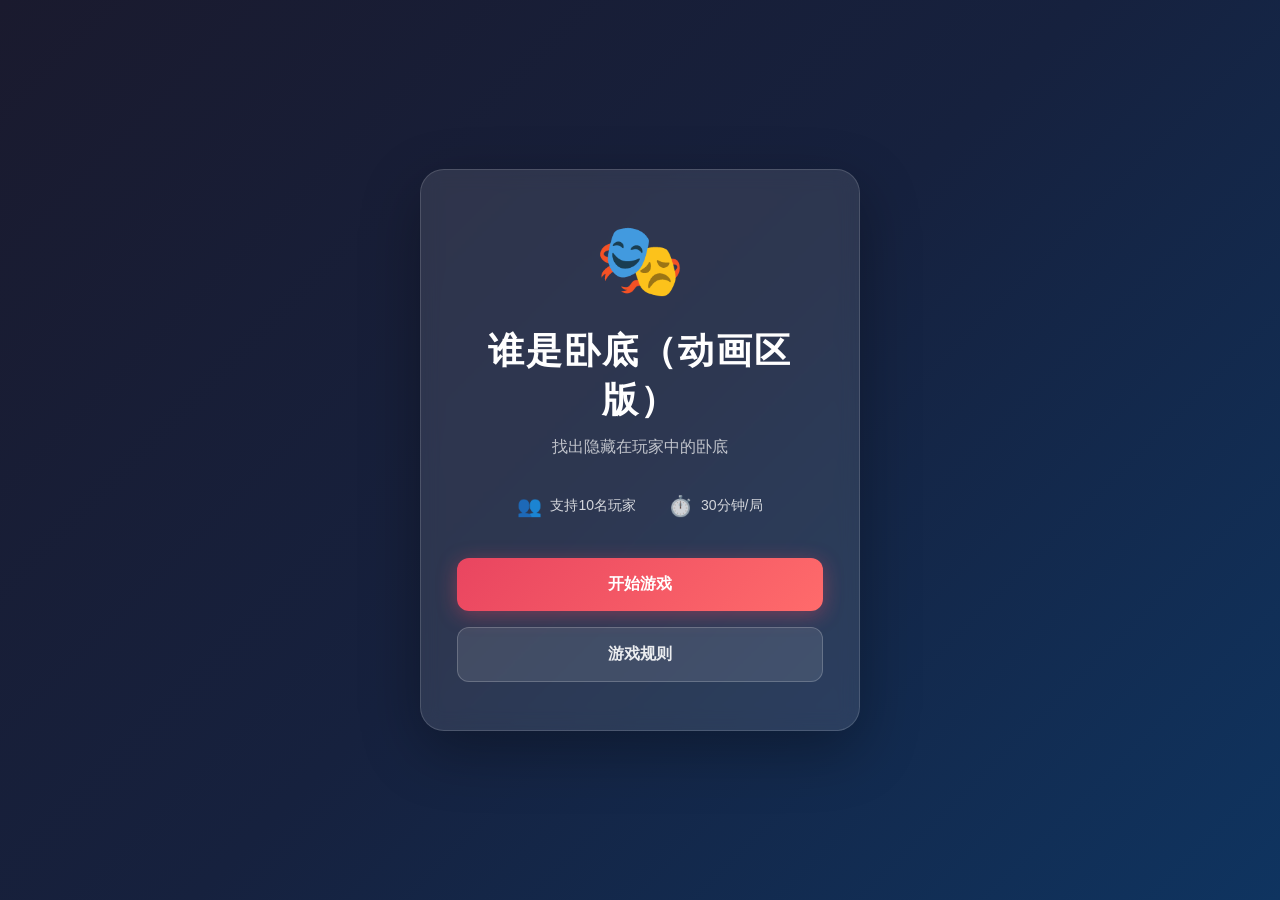
<file: src/main/resources/static/index.html>
<!DOCTYPE html>
<html lang="zh-CN">
<head>
    <meta charset="UTF-8">
    <meta name="viewport" content="width=device-width, initial-scale=1.0">
    <title>谁是卧底（动画区版） - 欢迎页</title>
    <link rel="stylesheet" href="css/style.css">
</head>
<body>
    <div class="container">
        <div class="welcome-card">
            <div class="logo">
                <span class="icon">🎭</span>
            </div>
            <h1 class="title">谁是卧底（动画区版）</h1>
            <p class="subtitle">找出隐藏在玩家中的卧底</p>
            
            <div class="game-info">
                <div class="info-item">
                    <span class="info-icon">👥</span>
                    <span class="info-text">支持10名玩家</span>
                </div>
                <div class="info-item">
                    <span class="info-icon">⏱️</span>
                    <span class="info-text">30分钟/局</span>
                </div>
            </div>

            <div class="actions">
                <button class="btn btn-primary" onclick="startGame()">开始游戏</button>
                <button class="btn btn-secondary" onclick="showRules()">游戏规则</button>
            </div>
        </div>
    </div>

    <div class="modal" id="rulesModal">
        <div class="modal-content">
            <span class="close" onclick="closeRules()">&times;</span>
            <h2>游戏规则</h2>
            <div class="rules-content">
                <h3>游戏简介</h3>
                <p>谁是卧底是一款多人互动推理游戏。玩家中平民获得相同的词语，而卧底获得与平民相似的词语。天使获得二者的词语。白板不获得词语，只有提示词。
                每轮玩家用简短的词语描述自己手中的词语，不可重复，会有相应的限制词存在。</p>
                
                <h3>游戏流程</h3>
                <ol>
                    <li>系统为每位玩家分发对应的词语，平民与卧底玩家不知道自己的身份</li>
                    <li>所有玩家轮流描述自己的词语</li>
                    <li>每轮描述后，所有玩家投票选出可能是卧底与白板的人</li>
                    <li>得票最多的玩家出局，如果出现平票，则无人出局</li>
                     <li>在夜晚阶段，认为自己是卧底的玩家进行刀人，如果他确实是卧底，则目标出局，如果他不是卧底，则自己出局</li>
                </ol>
                
                <h3>胜利条件</h3>
                <ul>
                    <li><strong>平民胜利：</strong>成功投出卧底与白板</li>
                    <li><strong>卧底胜利：</strong>存活到最后</li>
                    <li><strong>白板胜利：</strong>投出卧底后存活并猜对平民与卧底的词语</li>
                </ul>
            </div>
        </div>
    </div>

    <script src="js/main.js"></script>
</body>
</html>
</file>
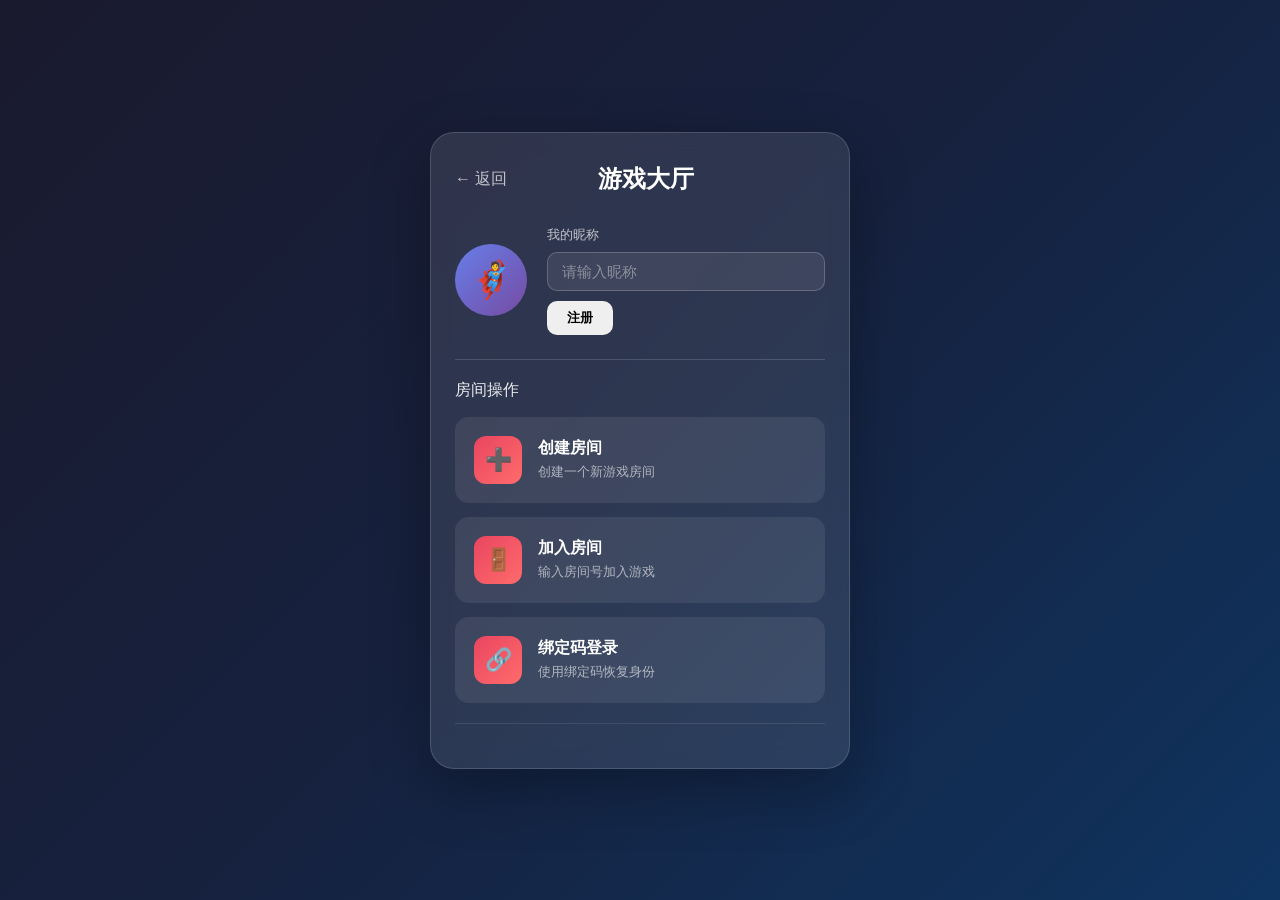
<file: src/main/resources/static/game.html>
<!DOCTYPE html>
<html lang="zh-CN">
<head>
    <meta charset="UTF-8">
    <meta name="viewport" content="width=device-width, initial-scale=1.0">
    <title>谁是卧底 - 游戏大厅</title>
    <link rel="stylesheet" href="css/game.css">
</head>
<body>
    <div class="container">
        <div class="game-card">
            <div class="header">
                <button class="back-btn" onclick="goBack()">← 返回</button>
                <h1 class="title">游戏大厅</h1>
            </div>

            <div class="player-section" id="playerSection">
                <div class="avatar">
                    <span id="avatarIcon">😎</span>
                </div>
                <div class="player-name-section">
                    <label>我的昵称</label>
                    <input type="text" id="playerName" placeholder="请输入昵称" maxlength="12">
                    <button class="btn btn-small" onclick="registerPlayer()">注册</button>
                </div>
            </div>

            <div class="bind-code-section" id="bindCodeSection" style="display:none;">
                <div class="bind-code-card">
                    <h3>绑定码</h3>
                    <div class="bind-code" id="displayBindCode">--------</div>
                    <p class="bind-code-hint">请妥善保管此绑定码，下次可通过绑定码登录</p>
                </div>
                <button class="btn btn-small" onclick="showChangeName()">修改昵称</button>
            </div>

            <div class="divider"></div>

            <div class="room-section">
                <h2>房间操作</h2>

                <div class="room-card" onclick="createRoom()">
                    <div class="room-icon">➕</div>
                    <div class="room-info">
                        <h3>创建房间</h3>
                        <p>创建一个新游戏房间</p>
                    </div>
                </div>

                <div class="room-card" onclick="showJoinModal()">
                    <div class="room-icon">🚪</div>
                    <div class="room-info">
                        <h3>加入房间</h3>
                        <p>输入房间号加入游戏</p>
                    </div>
                </div>

                <div class="room-card" onclick="showBindModal()">
                    <div class="room-icon">🔗</div>
                    <div class="room-info">
                        <h3>绑定码登录</h3>
                        <p>使用绑定码恢复身份</p>
                    </div>
                </div>
            </div>

            <div class="user-info" id="savedNameDisplay"></div>
        </div>
    </div>

    <div class="modal" id="joinModal">
        <div class="modal-content">
            <span class="close" onclick="closeJoinModal()">&times;</span>
            <h2>加入房间</h2>
            <div class="join-form">
                <input type="text" id="roomCode" placeholder="请输入6位房间号" maxlength="6">
                <button class="btn btn-primary" onclick="joinRoom()">确认加入</button>
            </div>
        </div>
    </div>

    <div class="modal" id="bindModal">
        <div class="modal-content">
            <span class="close" onclick="closeBindModal()">&times;</span>
            <h2>绑定码登录</h2>
            <div class="join-form">
                <input type="text" id="bindCodeInput" placeholder="请输入4位绑定码" maxlength="4">
                <button class="btn btn-primary" onclick="bindPlayer()">确认绑定</button>
            </div>
        </div>
    </div>

    <div class="toast" id="toast"></div>

    <script src="js/game.js"></script>
</body>
</html>
</file>
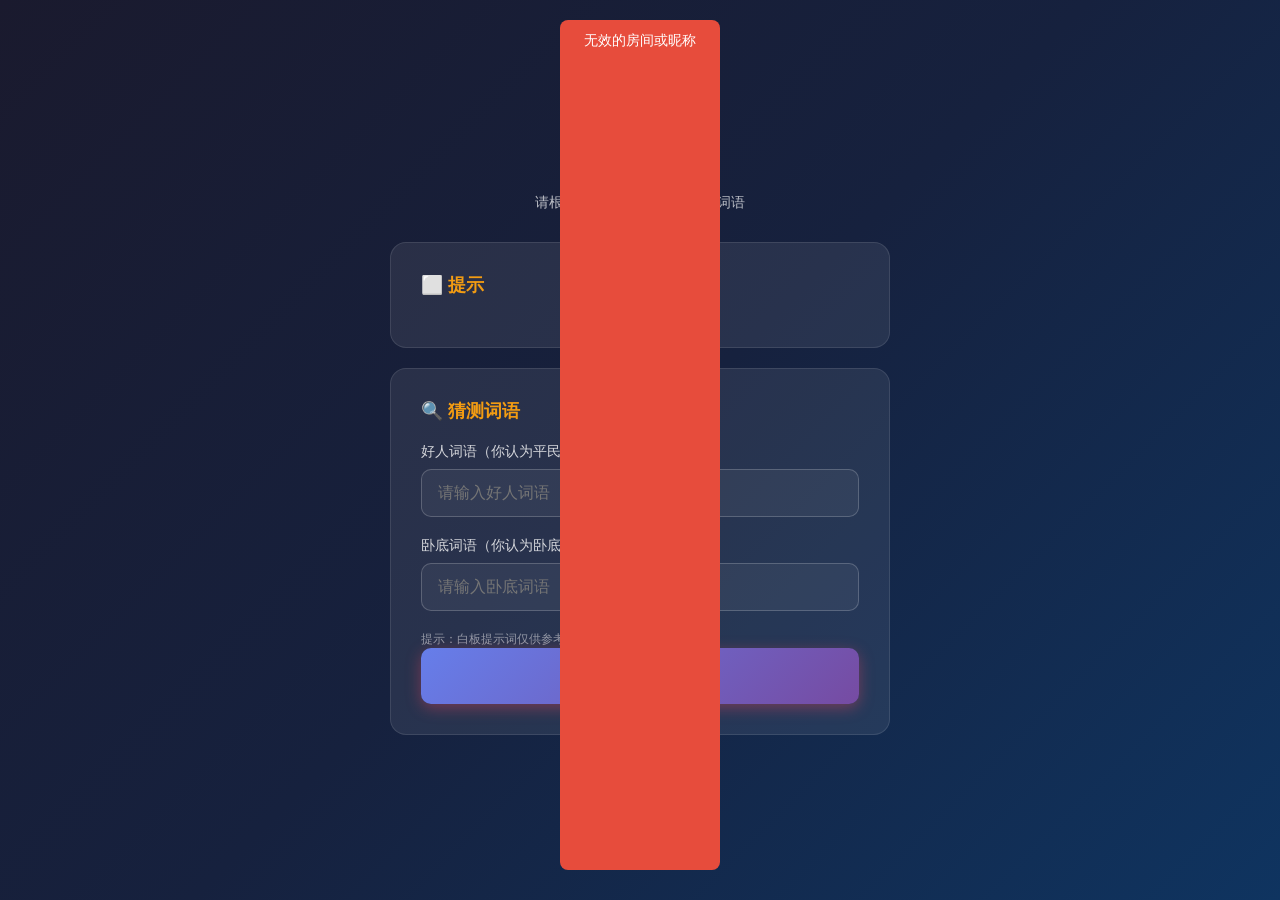
<file: src/main/resources/static/guess-word.html>
<!DOCTYPE html>
<html lang="zh-CN">
<head>
    <meta charset="UTF-8">
    <meta name="viewport" content="width=device-width, initial-scale=1.0">
    <title>白板猜词 - 谁是卧底</title>
    <link rel="stylesheet" href="css/play.css">
    <style>
        body {
            font-family: 'Segoe UI', Tahoma, Geneva, Verdana, sans-serif;
            background: linear-gradient(135deg, #1a1a2e 0%, #16213e 50%, #0f3460 100%);
            min-height: 100vh;
            color: white;
            display: flex;
            justify-content: center;
            align-items: center;
            padding: 20px;
        }
        .container {
            max-width: 500px;
            width: 100%;
        }
        .header {
            text-align: center;
            margin-bottom: 30px;
        }
        .header h1 {
            font-size: 28px;
            margin-bottom: 10px;
        }
        .header p {
            color: rgba(255, 255, 255, 0.7);
            font-size: 14px;
        }
        .card {
            background: rgba(255, 255, 255, 0.08);
            border-radius: 16px;
            padding: 30px;
            border: 1px solid rgba(255, 255, 255, 0.1);
            margin-bottom: 20px;
        }
        .card h2 {
            font-size: 18px;
            margin-bottom: 20px;
            color: #f39c12;
        }
        .input-group {
            margin-bottom: 20px;
        }
        .input-group label {
            display: block;
            margin-bottom: 8px;
            color: rgba(255, 255, 255, 0.8);
            font-size: 14px;
        }
        .input-group input {
            width: 100%;
            padding: 14px 16px;
            border: 1px solid rgba(255, 255, 255, 0.2);
            border-radius: 10px;
            background: rgba(255, 255, 255, 0.05);
            color: white;
            font-size: 16px;
            transition: all 0.3s;
        }
        .input-group input:focus {
            outline: none;
            border-color: #667eea;
            background: rgba(255, 255, 255, 0.08);
        }
        .btn {
            width: 100%;
            padding: 16px;
            border: none;
            border-radius: 10px;
            font-size: 18px;
            font-weight: 600;
            cursor: pointer;
            transition: all 0.3s;
        }
        .btn-primary {
            background: linear-gradient(135deg, #667eea 0%, #764ba2 100%);
            color: white;
        }
        .btn-primary:hover {
            transform: translateY(-2px);
            box-shadow: 0 8px 25px rgba(102, 126, 234, 0.4);
        }
        .btn-primary:disabled {
            opacity: 0.5;
            cursor: not-allowed;
            transform: none;
        }
        .btn-success {
            background: linear-gradient(135deg, #27ae60 0%, #2ecc71 100%);
            color: white;
        }
        .btn-success:hover {
            transform: translateY(-2px);
            box-shadow: 0 8px 25px rgba(39, 174, 96, 0.4);
        }
        .btn-error {
            background: linear-gradient(135deg, #e74c3c 0%, #c0392b 100%);
            color: white;
        }
        .btn-error:hover {
            transform: translateY(-2px);
            box-shadow: 0 8px 25px rgba(231, 76, 60, 0.4);
        }
        .btn-group {
            display: flex;
            gap: 15px;
            margin-top: 20px;
        }
        .btn-group .btn {
            flex: 1;
        }
        .toast {
            position: fixed;
            top: 20px;
            left: 50%;
            transform: translateX(-50%);
            padding: 12px 24px;
            border-radius: 8px;
            color: white;
            font-size: 14px;
            z-index: 1000;
            opacity: 0;
            transition: opacity 0.3s;
        }
        .toast.show {
            opacity: 1;
        }
        .toast.success {
            background: #27ae60;
        }
        .toast.error {
            background: #e74c3c;
        }
        .info-text {
            font-size: 12px;
            color: rgba(255, 255, 255, 0.5);
            margin-top: 8px;
        }
        .words-display {
            background: rgba(255, 255, 255, 0.05);
            border-radius: 10px;
            padding: 20px;
            margin-bottom: 20px;
        }
        .words-display .word-item {
            display: flex;
            justify-content: space-between;
            padding: 10px 0;
            border-bottom: 1px solid rgba(255, 255, 255, 0.1);
        }
        .words-display .word-item:last-child {
            border-bottom: none;
        }
        .words-display .word-label {
            color: rgba(255, 255, 255, 0.7);
        }
        .words-display .word-value {
            color: #f39c12;
            font-weight: 600;
        }
        .hidden {
            display: none !important;
        }
    </style>
</head>
<body>
    <div class="container">
        <div class="header">
            <h1>🎯 白板猜词</h1>
            <p id="pageSubtitle">请根据提示猜测好人和卧底的词语</p>
        </div>

        <div class="card">
            <h2>⬜ 提示</h2>
            <p id="blankHint" style="color: rgba(255, 255, 255, 0.8); font-size: 16px; text-align: center;"></p>
        </div>

        <div class="card" id="guessInputSection">
            <h2>🔍 猜测词语</h2>
            <div class="input-group">
                <label>好人词语（你认为平民的词语）</label>
                <input type="text" id="civilianWordInput" placeholder="请输入好人词语">
            </div>
            <div class="input-group">
                <label>卧底词语（你认为卧底的词语）</label>
                <input type="text" id="undercoverWordInput" placeholder="请输入卧底词语">
            </div>
            <p class="info-text">提示：白板提示词仅供参考</p>
            <button class="btn btn-primary" id="submitBtn" onclick="submitGuess()">提交猜测</button>
        </div>

        <div class="card hidden" id="wordsDisplaySection">
            <h2>📝 已提交的猜测</h2>
            <div class="words-display">
                <div class="word-item">
                    <span class="word-label">好人词语：</span>
                    <span class="word-value" id="civilianWordDisplay">-</span>
                </div>
                <div class="word-item">
                    <span class="word-label">卧底词语：</span>
                    <span class="word-value" id="undercoverWordDisplay">-</span>
                </div>
            </div>
        </div>

        <div class="card hidden" id="judgeButtonsSection">
            <h2>⚖️ 裁判审核</h2>
            <p style="color: rgba(255, 255, 255, 0.7); margin-bottom: 20px;">请判断白板玩家的猜测是否正确：</p>
            <p style="color: rgba(255, 255, 255, 0.5); font-size: 12px; margin-bottom: 15px;">（正确 = 猜测与原本词语相符，白板胜利；错误 = 猜测错误，平民胜利）</p>
            <div class="btn-group">
                <button class="btn btn-success" onclick="judgeVerify(true)">✓ 正确</button>
                <button class="btn btn-error" onclick="judgeVerify(false)">✗ 错误</button>
            </div>
        </div>

        <div id="waitingSection"></div>
    </div>

    <div class="toast" id="toast"></div>

    <script src="js/guess-word.js"></script>
</body>
</html>
</file>
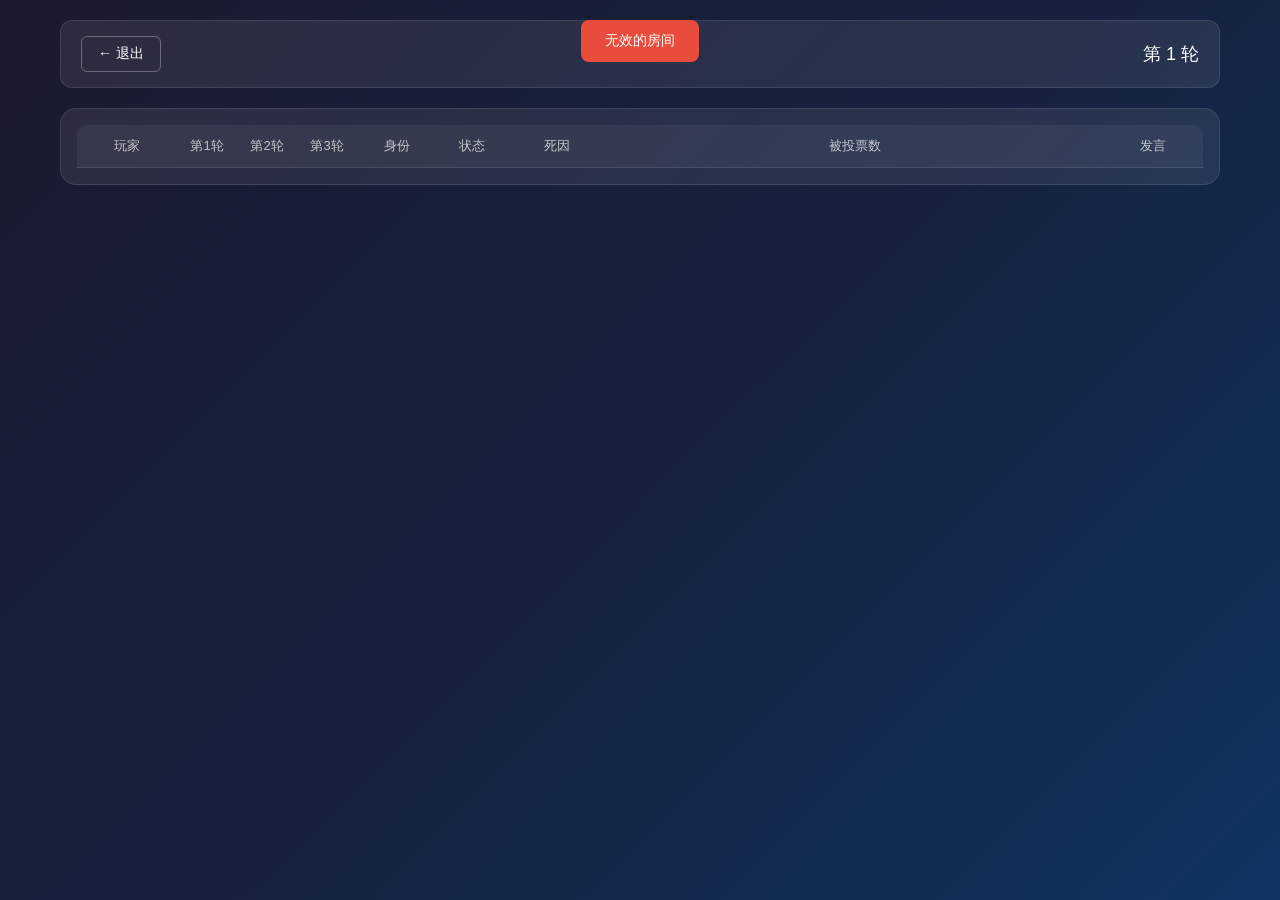
<file: src/main/resources/static/judge.html>
<!DOCTYPE html>
<html lang="zh-CN">
<head>
    <meta charset="UTF-8">
    <meta name="viewport" content="width=device-width, initial-scale=1.0">
    <title>谁是卧底 - 裁判控制台</title>
    <link rel="stylesheet" href="css/judge.css">
</head>
<body>
    <div class="container">
        <div class="game-header">
            <button class="back-btn" onclick="goBack()">← 退出</button>
            <div class="game-status">
                <span id="roundDisplay">第 <span id="currentRound">1</span> 轮</span>
            </div>
        </div>

        <div class="game-table-wrapper">
            <table class="game-table" id="gameTable">
                <thead>
                    <tr>
                        <th class="col-player">玩家</th>
                        <th class="col-round">第1轮</th>
                        <th class="col-round">第2轮</th>
                        <th class="col-round">第3轮</th>
                        <th class="col-identity">身份</th>
                        <th class="col-status">状态</th>
                        <th class="col-death">死因</th>
                        <th class="col-vote-count">被投票数</th>
                        <th class="col-speaking">发言</th>
                    </tr>
                </thead>
                <tbody id="playerTableBody">
                </tbody>
            </table>
        </div>

        <div class="action-bar" id="actionBar">
        </div>

        <div class="vote-kill-records-wrapper" id="voteKillRecordsSection" style="display: none;">
            <h3>投票与刀人记录</h3>
            <table class="game-table" id="voteKillRecordsTable">
                <thead>
                    <tr>
                        <th class="col-round">轮次</th>
                        <th class="col-action-type">行为</th>
                        <th class="col-player">执行者</th>
                        <th class="col-player">对象</th>
                        <th class="col-time">时间</th>
                    </tr>
                </thead>
                <tbody id="voteKillRecordsBody">
                </tbody>
            </table>
        </div>

        <div class="white-board-guess-section" id="whiteBoardGuessSection" style="display: none;">
            <h3>⬜ 白板猜词</h3>
            <div class="guess-info">
                <p><strong>白板玩家：</strong><span id="whiteBoardPlayerName"></span></p>
                <p><strong>猜测的好人词语：</strong><span id="whiteBoardGuessCivilian"></span></p>
                <p><strong>猜测的卧底词语：</strong><span id="whiteBoardGuessUndercover"></span></p>
            </div>
            <div class="verify-buttons">
                <button class="btn btn-success" onclick="verifyWhiteBoardGuess(true)">✓ 正确</button>
                <button class="btn btn-danger" onclick="verifyWhiteBoardGuess(false)">✗ 错误</button>
            </div>
        </div>

        <div class="modal" id="identityModal">
            <div class="modal-content">
                <span class="close" onclick="closeIdentityModal()">&times;</span>
                <h2>身份授予</h2>
                <p class="identity-hint" id="identityModalHint">请选择要授予该玩家的身份</p>
                <div class="identity-options">
                    <button class="btn identity-option civilian" onclick="assignIdentity('civilian')">
                        <span class="identity-icon">👤</span>
                        <span>平民</span>
                    </button>
                    <button class="btn identity-option undercover" onclick="assignIdentity('undercover')">
                        <span class="identity-icon">🎭</span>
                        <span>卧底</span>
                    </button>
                    <button class="btn identity-option angel" onclick="assignIdentity('angel')">
                        <span class="identity-icon">👼</span>
                        <span>天使</span>
                    </button>
                    <button class="btn identity-option blank" onclick="assignIdentity('blank')">
                        <span class="identity-icon">⬜</span>
                        <span>白板</span>
                    </button>
                </div>
            </div>
        </div>

        <div class="modal" id="roleCountModal">
            <div class="modal-content">
                <span class="close" onclick="closeRoleCountModal()">&times;</span>
                <h2>角色人数设置</h2>
                <div class="role-count-inputs">
                    <div class="role-count-item">
                        <label>🧑 平民：</label>
                        <input type="number" id="setCivilianCount" value="3" min="0" max="10">
                    </div>
                    <div class="role-count-item">
                        <label>🕵️ 卧底：</label>
                        <input type="number" id="setUndercoverCount" value="1" min="0" max="5">
                    </div>
                    <div class="role-count-item">
                        <label>⬜ 白板：</label>
                        <input type="number" id="setBlankCount" value="0" min="0" max="3">
                    </div>
                    <div class="role-count-item">
                        <label>👼 天使：</label>
                        <input type="number" id="setAngelCount" value="0" min="0" max="3">
                    </div>
                </div>
                <button class="btn btn-primary" onclick="saveRoleCounts()">保存</button>
            </div>
        </div>

        <div class="modal" id="wordsModal">
            <div class="modal-content" style="max-width: 600px;">
                <span class="close" onclick="closeWordsModal()">&times;</span>
                <h2>设置词语</h2>
                <div class="word-inputs">
                    <div class="word-input-group">
                        <label>🧑 平民词语：</label>
                        <input type="text" id="setCivilianWord" placeholder="输入平民词语" style="width: 100%;">
                    </div>
                    <div class="word-input-group">
                        <label>🕵️ 卧底词语：</label>
                        <input type="text" id="setUndercoverWord" placeholder="输入卧底词语" style="width: 100%;">
                    </div>
                    <div class="word-input-group">
                        <label>⬜ 白板提示：</label>
                        <input type="text" id="setBlankHint" placeholder="输入白板提示词" style="width: 100%;">
                    </div>
                    <div class="word-input-group">
                        <label>🚫 限制词：</label>
                        <input type="text" id="setRestrictedWord" placeholder="输入禁止使用的词语" style="width: 100%;">
                    </div>
                </div>
                <button class="btn btn-primary" onclick="saveWords()">保存词语</button>
            </div>
        </div>

        <div class="toast" id="toast"></div>

    <script src="js/judge.js"></script>
</body>
</html>
</file>
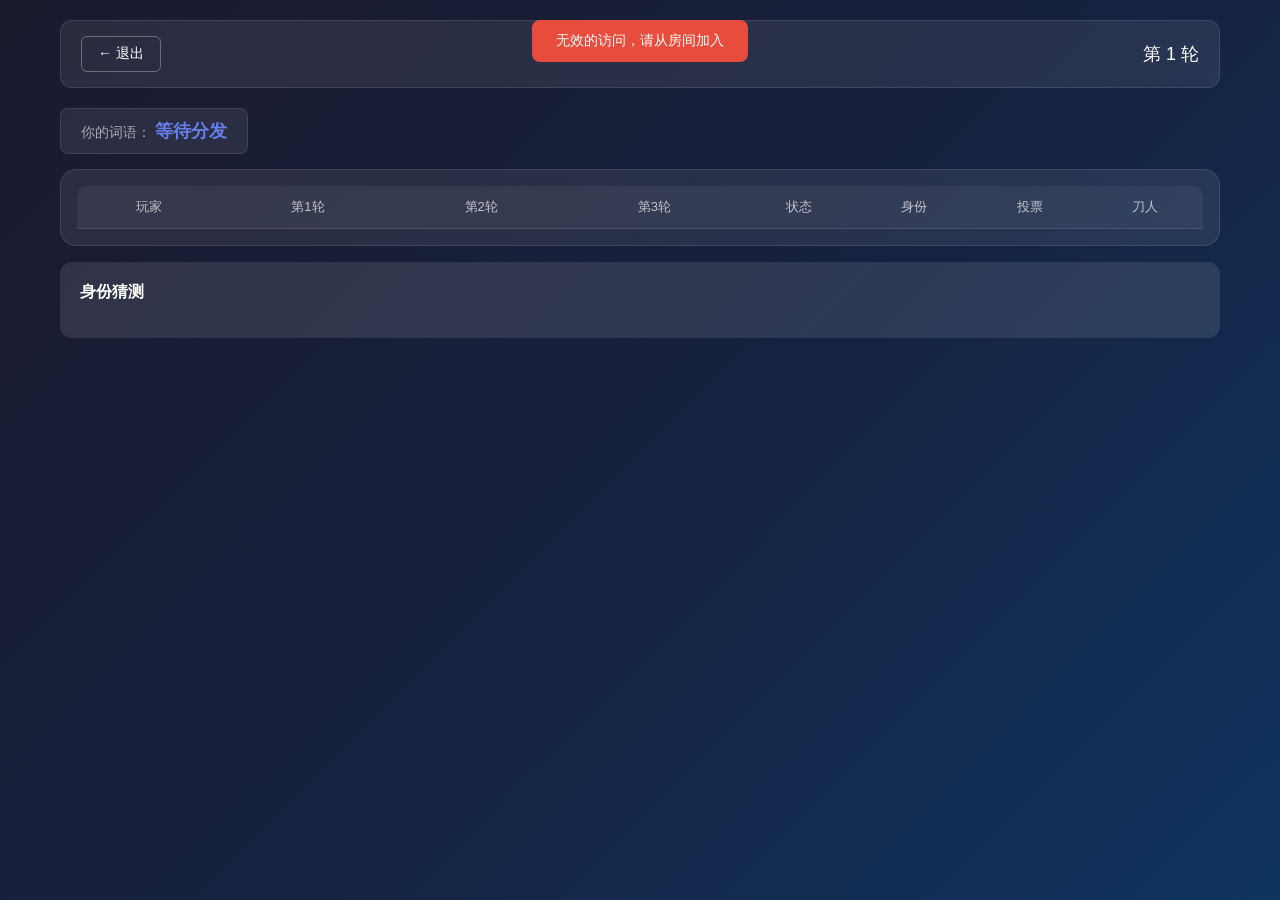
<file: src/main/resources/static/play.html>
<!DOCTYPE html>
<html lang="zh-CN">
<head>
    <meta charset="UTF-8">
    <meta name="viewport" content="width=device-width, initial-scale=1.0">
    <title>谁是卧底 - 游戏进行中</title>
    <link rel="stylesheet" href="css/player.css">
</head>
<body>
    <div class="container">
        <div class="game-header">
            <button class="back-btn" onclick="goBack()">← 退出</button>
            <div class="game-status">
                <span id="roundDisplay">第 <span id="currentRound">1</span> 轮</span>
            </div>
        </div>

        <div class="role-section">
            <div class="word-card">
                <span class="word-label">你的词语：</span>
                <span class="word-value" id="wordDisplay">等待分发</span>
                <span class="word-divider" id="wordDivider" style="display:none;"> / </span>
                <span class="word-value" id="secondWordDisplay" style="display:none;"></span>
            </div>
            <div class="word-card" id="restrictedWordCard" style="display:none;">
                <span class="word-label">🚫 限制词：</span>
                <span class="word-value restricted" id="restrictedWordDisplay"></span>
            </div>
        </div>

        <div class="game-table-wrapper">
            <table class="game-table" id="gameTable">
                <thead>
                    <tr>
                        <th class="col-player">玩家</th>
                        <th class="col-round">第1轮</th>
                        <th class="col-round">第2轮</th>
                        <th class="col-round">第3轮</th>
                        <th class="col-status">状态</th>
                        <th class="col-identity">身份</th>
                        <th class="col-vote">投票</th>
                        <th class="col-kill">刀人</th>
                    </tr>
                </thead>
                <tbody id="playerTableBody">
                </tbody>
            </table>
        </div>

        <div class="guess-section" id="guessSection">
            <h3>身份猜测</h3>
            <div class="guess-list" id="guessList"></div>
        </div>

        <div class="action-bar" id="actionBar">
        </div>
    </div>

    <div class="toast" id="toast"></div>

    <script src="js/play.js"></script>
</body>
</html>
</file>
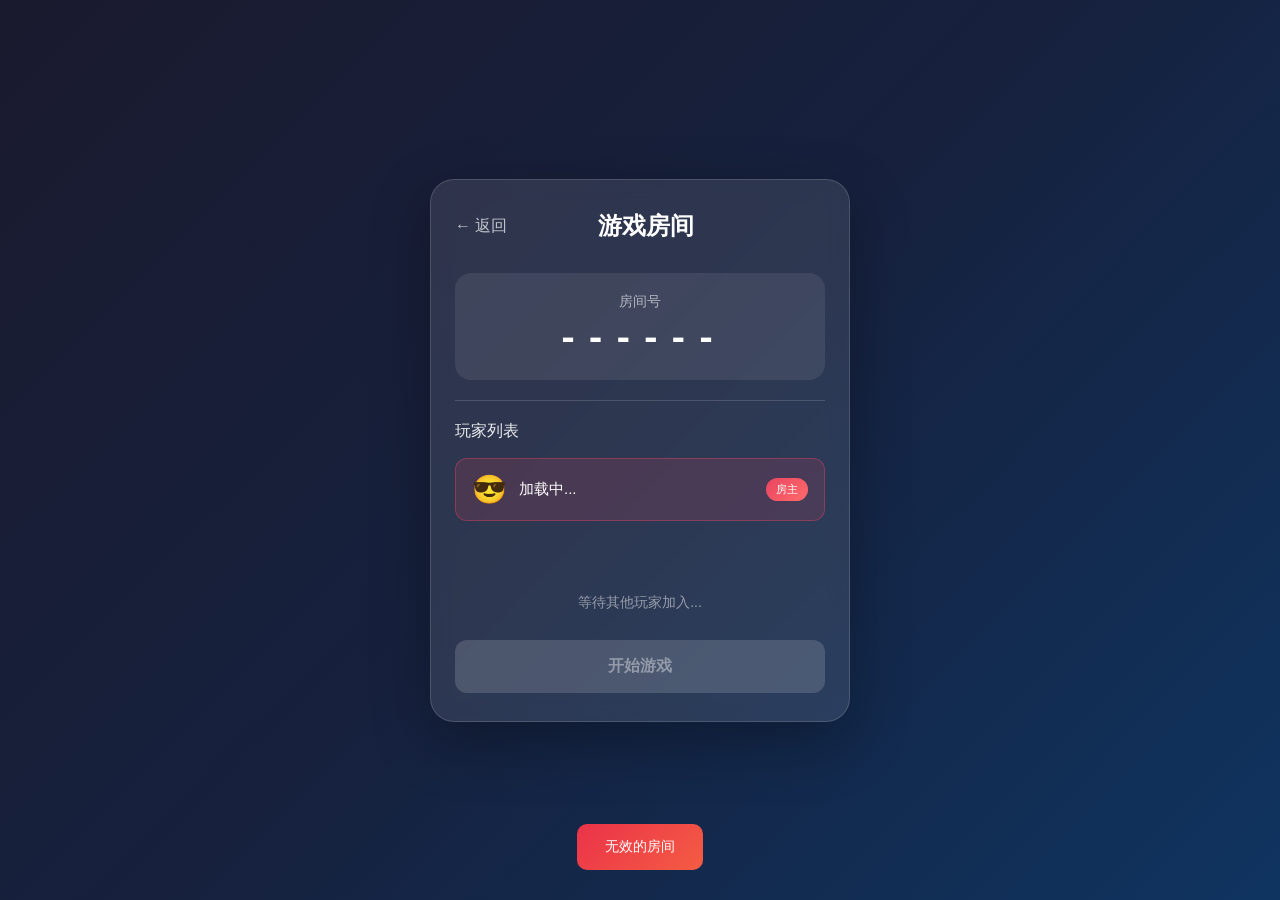
<file: src/main/resources/static/room.html>
<!DOCTYPE html>
<html lang="zh-CN">
<head>
    <meta charset="UTF-8">
    <meta name="viewport" content="width=device-width, initial-scale=1.0">
    <title>谁是卧底 - 房间</title>
    <link rel="stylesheet" href="css/room.css">
</head>
<body>
    <div class="container">
        <div class="room-card">
            <div class="header">
                <button class="back-btn" onclick="goBack()">← 返回</button>
                <h1 class="title">游戏房间</h1>
            </div>

            <div class="room-code-section">
                <span class="label">房间号</span>
                <span class="room-code" id="displayRoomCode">------</span>
            </div>

            <div class="divider"></div>

            <div class="player-list-section">
                <h2>玩家列表</h2>
                <div class="player-list" id="playerList">
                    <div class="player-item host">
                        <span class="player-avatar">😎</span>
                        <span class="player-name" id="hostName">加载中...</span>
                        <span class="host-badge">房主</span>
                    </div>
                </div>
                <p class="waiting-text" id="waitingText">等待其他玩家加入...</p>
            </div>

            <div class="action-section">
                <button class="btn btn-primary" id="startBtn" onclick="startGame()" disabled>开始游戏</button>
            </div>
        </div>
    </div>

    <div class="toast" id="toast"></div>

    <script src="js/room.js"></script>
</body>
</html>
</file>
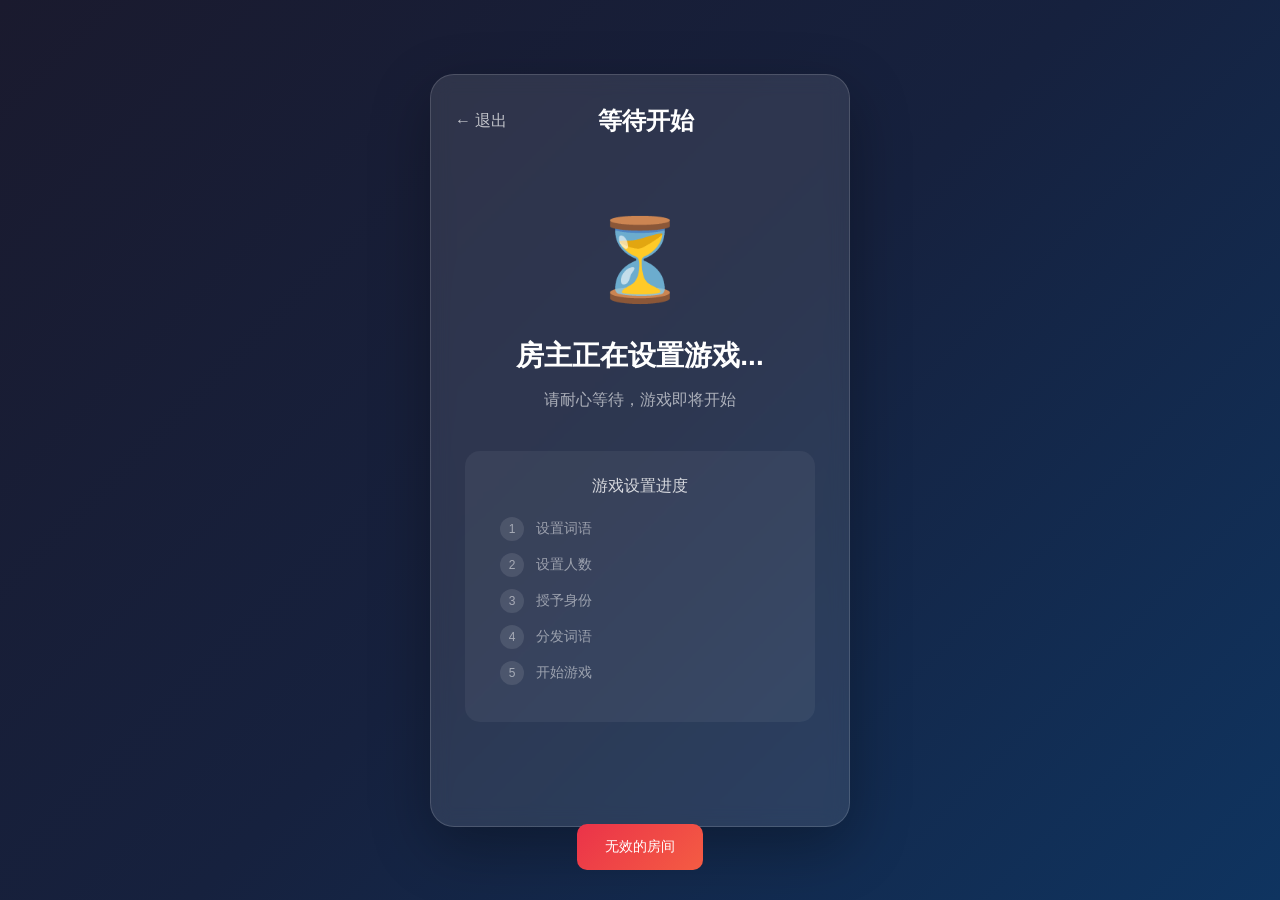
<file: src/main/resources/static/waiting.html>
<!DOCTYPE html>
<html lang="zh-CN">
<head>
    <meta charset="UTF-8">
    <meta name="viewport" content="width=device-width, initial-scale=1.0">
    <title>谁是卧底 - 等待开始</title>
    <link rel="stylesheet" href="css/room.css">
    <style>
        .waiting-container {
            display: flex;
            flex-direction: column;
            align-items: center;
            justify-content: center;
            min-height: 70vh;
            text-align: center;
        }
        .waiting-icon {
            font-size: 80px;
            margin-bottom: 30px;
            animation: pulse 2s infinite;
        }
        @keyframes pulse {
            0%, 100% { transform: scale(1); opacity: 1; }
            50% { transform: scale(1.1); opacity: 0.8; }
        }
        .waiting-title {
            font-size: 28px;
            color: white;
            margin-bottom: 15px;
        }
        .waiting-subtitle {
            font-size: 16px;
            color: rgba(255, 255, 255, 0.6);
            margin-bottom: 40px;
        }
        .setup-progress {
            background: rgba(255, 255, 255, 0.05);
            border-radius: 15px;
            padding: 25px 35px;
            margin-bottom: 30px;
            min-width: 350px;
        }
        .progress-title {
            font-size: 16px;
            color: rgba(255, 255, 255, 0.8);
            margin-bottom: 20px;
            font-weight: 500;
        }
        .progress-step {
            display: flex;
            align-items: center;
            gap: 12px;
            margin-bottom: 12px;
            font-size: 14px;
            color: rgba(255, 255, 255, 0.5);
            transition: all 0.3s;
        }
        .progress-step.active {
            color: #667eea;
        }
        .progress-step.completed {
            color: #27ae60;
        }
        .step-icon {
            width: 24px;
            height: 24px;
            border-radius: 50%;
            display: flex;
            align-items: center;
            justify-content: center;
            font-size: 12px;
            background: rgba(255, 255, 255, 0.1);
        }
        .progress-step.active .step-icon {
            background: #667eea;
            animation: pulse 1.5s infinite;
        }
        .progress-step.completed .step-icon {
            background: #27ae60;
        }
        .room-info {
            margin-top: 30px;
            padding: 15px 25px;
            background: rgba(255, 255, 255, 0.05);
            border-radius: 10px;
        }
        .room-info span {
            color: rgba(255, 255, 255, 0.6);
            font-size: 14px;
        }
        .room-info .room-code {
            color: #667eea;
            font-weight: bold;
            font-size: 18px;
            margin-left: 10px;
        }
    </style>
</head>
<body>
    <div class="container">
        <div class="room-card">
            <div class="header">
                <button class="back-btn" onclick="leaveRoom()">← 退出</button>
                <h1 class="title">等待开始</h1>
            </div>

            <div class="waiting-container">
                <div class="waiting-icon">⏳</div>
                <h2 class="waiting-title">房主正在设置游戏...</h2>
                <p class="waiting-subtitle">请耐心等待，游戏即将开始</p>

                <div class="setup-progress">
                    <div class="progress-title">游戏设置进度</div>
                    <div class="progress-step" id="step1">
                        <span class="step-icon">1</span>
                        <span>设置词语</span>
                    </div>
                    <div class="progress-step" id="step2">
                        <span class="step-icon">2</span>
                        <span>设置人数</span>
                    </div>
                    <div class="progress-step" id="step3">
                        <span class="step-icon">3</span>
                        <span>授予身份</span>
                    </div>
                    <div class="progress-step" id="step4">
                        <span class="step-icon">4</span>
                        <span>分发词语</span>
                    </div>
                    <div class="progress-step" id="step5">
                        <span class="step-icon">5</span>
                        <span>开始游戏</span>
                    </div>
                </div>
            </div>
        </div>
    </div>

    <div class="toast" id="toast"></div>

    <script src="js/waiting.js"></script>
</body>
</html>
</file>
<file: src/main/resources/static/css/style.css>
* {
    margin: 0;
    padding: 0;
    box-sizing: border-box;
}

body {
    font-family: 'PingFang SC', 'Microsoft YaHei', sans-serif;
    background: linear-gradient(135deg, #1a1a2e 0%, #16213e 50%, #0f3460 100%);
    min-height: 100vh;
    display: flex;
    justify-content: center;
    align-items: center;
    overflow: hidden;
}

.container {
    width: 100%;
    max-width: 480px;
    padding: 20px;
}

.welcome-card {
    background: rgba(255, 255, 255, 0.1);
    backdrop-filter: blur(10px);
    border-radius: 24px;
    padding: 48px 36px;
    text-align: center;
    border: 1px solid rgba(255, 255, 255, 0.15);
    box-shadow: 0 20px 60px rgba(0, 0, 0, 0.3);
}

.logo {
    margin-bottom: 24px;
}

.logo .icon {
    font-size: 72px;
    display: inline-block;
    animation: float 3s ease-in-out infinite;
}

@keyframes float {
    0%, 100% { transform: translateY(0); }
    50% { transform: translateY(-10px); }
}

.title {
    font-size: 36px;
    font-weight: 700;
    color: #fff;
    margin-bottom: 12px;
    letter-spacing: 2px;
}

.subtitle {
    font-size: 16px;
    color: rgba(255, 255, 255, 0.7);
    margin-bottom: 36px;
}

.game-info {
    display: flex;
    justify-content: center;
    gap: 32px;
    margin-bottom: 40px;
}

.info-item {
    display: flex;
    align-items: center;
    gap: 8px;
    color: rgba(255, 255, 255, 0.8);
    font-size: 14px;
}

.info-icon {
    font-size: 20px;
}

.actions {
    display: flex;
    flex-direction: column;
    gap: 16px;
}

.btn {
    width: 100%;
    padding: 16px 32px;
    font-size: 16px;
    font-weight: 600;
    border: none;
    border-radius: 12px;
    cursor: pointer;
    transition: all 0.3s ease;
    font-family: inherit;
}

.btn-primary {
    background: linear-gradient(135deg, #e94560 0%, #ff6b6b 100%);
    color: #fff;
    box-shadow: 0 4px 20px rgba(233, 69, 96, 0.4);
}

.btn-primary:hover {
    transform: translateY(-2px);
    box-shadow: 0 6px 30px rgba(233, 69, 96, 0.6);
}

.btn-primary:active {
    transform: translateY(0);
}

.btn-secondary {
    background: rgba(255, 255, 255, 0.1);
    color: rgba(255, 255, 255, 0.9);
    border: 1px solid rgba(255, 255, 255, 0.2);
}

.btn-secondary:hover {
    background: rgba(255, 255, 255, 0.2);
}

.modal {
    display: none;
    position: fixed;
    top: 0;
    left: 0;
    width: 100%;
    height: 100%;
    background: rgba(0, 0, 0, 0.7);
    z-index: 1000;
    justify-content: center;
    align-items: center;
    padding: 20px;
}

.modal.show {
    display: flex;
    animation: fadeIn 0.3s ease;
}

@keyframes fadeIn {
    from { opacity: 0; }
    to { opacity: 1; }
}

.modal-content {
    background: #1a1a2e;
    border-radius: 20px;
    padding: 32px;
    max-width: 500px;
    width: 100%;
    max-height: 80vh;
    overflow-y: auto;
    position: relative;
    border: 1px solid rgba(255, 255, 255, 0.1);
    animation: slideUp 0.3s ease;
}

@keyframes slideUp {
    from { transform: translateY(20px); opacity: 0; }
    to { transform: translateY(0); opacity: 1; }
}

.close {
    position: absolute;
    top: 16px;
    right: 20px;
    font-size: 28px;
    color: rgba(255, 255, 255, 0.6);
    cursor: pointer;
    transition: color 0.3s;
}

.close:hover {
    color: #fff;
}

.modal-content h2 {
    color: #fff;
    font-size: 24px;
    margin-bottom: 24px;
    text-align: center;
}

.rules-content {
    color: rgba(255, 255, 255, 0.85);
    line-height: 1.8;
    text-align: left;
}

.rules-content h3 {
    color: #e94560;
    font-size: 18px;
    margin: 20px 0 12px;
}

.rules-content h3:first-child {
    margin-top: 0;
}

.rules-content p {
    margin-bottom: 16px;
}

.rules-content ol, .rules-content ul {
    padding-left: 24px;
    margin-bottom: 16px;
}

.rules-content li {
    margin-bottom: 8px;
}

.rules-content strong {
    color: #ff6b6b;
}

@media (max-width: 480px) {
    .welcome-card {
        padding: 36px 24px;
    }
    
    .title {
        font-size: 28px;
    }
    
    .logo .icon {
        font-size: 56px;
    }
    
    .game-info {
        gap: 20px;
    }
}
</file>
<file: src/main/resources/static/css/game.css>
* {
    margin: 0;
    padding: 0;
    box-sizing: border-box;
}

body {
    font-family: 'PingFang SC', 'Microsoft YaHei', sans-serif;
    background: linear-gradient(135deg, #1a1a2e 0%, #16213e 50%, #0f3460 100%);
    min-height: 100vh;
    display: flex;
    justify-content: center;
    align-items: center;
    padding: 20px;
}

.container {
    width: 100%;
    max-width: 420px;
}

.game-card {
    background: rgba(255, 255, 255, 0.1);
    backdrop-filter: blur(10px);
    border-radius: 24px;
    padding: 28px 24px;
    border: 1px solid rgba(255, 255, 255, 0.15);
    box-shadow: 0 20px 60px rgba(0, 0, 0, 0.3);
}

.header {
    display: flex;
    align-items: center;
    margin-bottom: 28px;
}

.back-btn {
    background: none;
    border: none;
    color: rgba(255, 255, 255, 0.7);
    font-size: 16px;
    cursor: pointer;
    padding: 8px 12px 8px 0;
    transition: color 0.3s;
}

.back-btn:hover {
    color: #fff;
}

.title {
    flex: 1;
    text-align: center;
    font-size: 24px;
    font-weight: 600;
    color: #fff;
    margin-right: 52px;
}

.player-section {
    display: flex;
    align-items: center;
    gap: 20px;
    margin-bottom: 24px;
}

.avatar {
    width: 72px;
    height: 72px;
    background: linear-gradient(135deg, #667eea 0%, #764ba2 100%);
    border-radius: 50%;
    display: flex;
    align-items: center;
    justify-content: center;
    font-size: 36px;
    flex-shrink: 0;
}

.player-name-section {
    flex: 1;
}

.player-name-section label {
    display: block;
    color: rgba(255, 255, 255, 0.7);
    font-size: 13px;
    margin-bottom: 8px;
}

.player-name-section input {
    width: 100%;
    padding: 10px 14px;
    border: 1px solid rgba(255, 255, 255, 0.2);
    border-radius: 10px;
    background: rgba(255, 255, 255, 0.08);
    color: #fff;
    font-size: 15px;
    outline: none;
    transition: all 0.3s;
}

.player-name-section input::placeholder {
    color: rgba(255, 255, 255, 0.4);
}

.player-name-section input:focus {
    border-color: #667eea;
    background: rgba(255, 255, 255, 0.12);
}

.player-name-section .btn {
    margin-top: 10px;
    padding: 8px 20px;
    font-size: 13px;
}

.divider {
    height: 1px;
    background: rgba(255, 255, 255, 0.15);
    margin: 20px 0;
}

.room-section h2 {
    color: rgba(255, 255, 255, 0.9);
    font-size: 16px;
    margin-bottom: 16px;
    font-weight: 500;
}

.room-card {
    display: flex;
    align-items: center;
    gap: 16px;
    padding: 18px;
    background: rgba(255, 255, 255, 0.08);
    border-radius: 14px;
    margin-bottom: 14px;
    cursor: pointer;
    transition: all 0.3s;
    border: 1px solid transparent;
}

.room-card:hover {
    background: rgba(255, 255, 255, 0.15);
    border-color: rgba(255, 255, 255, 0.2);
    transform: translateX(4px);
}

.room-icon {
    width: 48px;
    height: 48px;
    background: linear-gradient(135deg, #e94560 0%, #ff6b6b 100%);
    border-radius: 12px;
    display: flex;
    align-items: center;
    justify-content: center;
    font-size: 22px;
}

.room-info h3 {
    color: #fff;
    font-size: 16px;
    font-weight: 600;
    margin-bottom: 4px;
}

.room-info p {
    color: rgba(255, 255, 255, 0.6);
    font-size: 13px;
}

.user-info {
    text-align: center;
    margin-top: 20px;
    padding-top: 16px;
    border-top: 1px solid rgba(255, 255, 255, 0.1);
}

#savedNameDisplay {
    color: rgba(255, 255, 255, 0.6);
    font-size: 13px;
}

.btn {
    padding: 12px 24px;
    font-size: 15px;
    font-weight: 600;
    border: none;
    border-radius: 10px;
    cursor: pointer;
    transition: all 0.3s ease;
    font-family: inherit;
}

.btn-small {
    padding: 8px 18px;
    font-size: 13px;
}

.btn-primary {
    background: linear-gradient(135deg, #e94560 0%, #ff6b6b 100%);
    color: #fff;
    box-shadow: 0 4px 15px rgba(233, 69, 96, 0.4);
}

.btn-primary:hover {
    transform: translateY(-2px);
    box-shadow: 0 6px 25px rgba(233, 69, 96, 0.6);
}

.btn-secondary {
    background: rgba(255, 255, 255, 0.1);
    color: rgba(255, 255, 255, 0.9);
    border: 1px solid rgba(255, 255, 255, 0.2);
}

.btn-secondary:hover {
    background: rgba(255, 255, 255, 0.2);
}

.modal {
    display: none;
    position: fixed;
    top: 0;
    left: 0;
    width: 100%;
    height: 100%;
    background: rgba(0, 0, 0, 0.7);
    z-index: 1000;
    justify-content: center;
    align-items: center;
    padding: 20px;
}

.modal.show {
    display: flex;
    animation: fadeIn 0.3s ease;
}

@keyframes fadeIn {
    from { opacity: 0; }
    to { opacity: 1; }
}

.modal-content {
    background: #1a1a2e;
    border-radius: 20px;
    padding: 32px;
    max-width: 360px;
    width: 100%;
    position: relative;
    border: 1px solid rgba(255, 255, 255, 0.1);
    animation: slideUp 0.3s ease;
}

@keyframes slideUp {
    from { transform: translateY(20px); opacity: 0; }
    to { transform: translateY(0); opacity: 1; }
}

.close {
    position: absolute;
    top: 16px;
    right: 20px;
    font-size: 28px;
    color: rgba(255, 255, 255, 0.6);
    cursor: pointer;
    transition: color 0.3s;
}

.close:hover {
    color: #fff;
}

.modal-content h2 {
    color: #fff;
    font-size: 22px;
    margin-bottom: 24px;
    text-align: center;
}

.join-form {
    display: flex;
    flex-direction: column;
    gap: 16px;
}

.join-form input {
    width: 100%;
    padding: 14px 18px;
    border: 1px solid rgba(255, 255, 255, 0.2);
    border-radius: 12px;
    background: rgba(255, 255, 255, 0.08);
    color: #fff;
    font-size: 18px;
    text-align: center;
    letter-spacing: 4px;
    outline: none;
    transition: all 0.3s;
}

.join-form input::placeholder {
    color: rgba(255, 255, 255, 0.4);
    letter-spacing: 1px;
}

.join-form input:focus {
    border-color: #667eea;
    background: rgba(255, 255, 255, 0.12);
}

.toast {
    position: fixed;
    bottom: 30px;
    left: 50%;
    transform: translateX(-50%) translateY(100px);
    background: rgba(0, 0, 0, 0.85);
    color: #fff;
    padding: 14px 28px;
    border-radius: 10px;
    font-size: 14px;
    opacity: 0;
    transition: all 0.3s ease;
    z-index: 2000;
}

.toast.show {
    transform: translateX(-50%) translateY(0);
    opacity: 1;
}

.toast.success {
    background: linear-gradient(135deg, #11998e 0%, #38ef7d 100%);
}

.toast.error {
    background: linear-gradient(135deg, #eb3349 0%, #f45c43 100%);
}
</file>
<file: src/main/resources/static/css/play.css>
* {
    margin: 0;
    padding: 0;
    box-sizing: border-box;
}

body {
    font-family: 'PingFang SC', 'Microsoft YaHei', sans-serif;
    background: linear-gradient(135deg, #1a1a2e 0%, #16213e 50%, #0f3460 100%);
    min-height: 100vh;
    padding: 16px;
}

.container {
    max-width: 1400px;
    margin: 0 auto;
}

.game-header {
    display: flex;
    align-items: center;
    justify-content: center;
    gap: 20px;
    background: rgba(255, 255, 255, 0.1);
    backdrop-filter: blur(10px);
    padding: 16px 24px;
    border-radius: 16px;
    margin-bottom: 16px;
    border: 1px solid rgba(255, 255, 255, 0.15);
}

.back-btn {
    position: absolute;
    left: 16px;
    background: none;
    border: none;
    color: rgba(255, 255, 255, 0.7);
    font-size: 15px;
    cursor: pointer;
    padding: 8px 16px;
    border-radius: 8px;
    transition: all 0.3s;
}

.back-btn:hover {
    color: #fff;
    background: rgba(255, 255, 255, 0.1);
}

.game-status {
    background: linear-gradient(135deg, #e94560 0%, #ff6b6b 100%);
    padding: 8px 20px;
    border-radius: 20px;
    color: #fff;
    font-size: 15px;
    font-weight: 600;
}

.role-section {
    margin-bottom: 16px;
}

.role-card {
    display: flex;
    align-items: center;
    gap: 16px;
    background: rgba(255, 255, 255, 0.1);
    backdrop-filter: blur(10px);
    padding: 16px 24px;
    border-radius: 16px;
    border: 1px solid rgba(255, 255, 255, 0.15);
}

.role-icon {
    width: 56px;
    height: 56px;
    background: linear-gradient(135deg, #667eea 0%, #764ba2 100%);
    border-radius: 14px;
    display: flex;
    align-items: center;
    justify-content: center;
    font-size: 28px;
}

.role-info {
    flex: 1;
}

.role-label {
    display: block;
    color: rgba(255, 255, 255, 0.6);
    font-size: 13px;
    margin-bottom: 4px;
}

.role-name {
    color: #fff;
    font-size: 20px;
    font-weight: 600;
}

.role-name.undercover {
    color: #ff6b6b;
}

.role-name.civilian {
    color: #4ecdc4;
}

.game-table-wrapper {
    background: rgba(255, 255, 255, 0.08);
    border-radius: 16px;
    padding: 16px;
    margin-bottom: 16px;
    border: 1px solid rgba(255, 255, 255, 0.1);
    overflow-x: auto;
}

.game-table {
    width: 100%;
    border-collapse: collapse;
    min-width: 900px;
}

.game-table th,
.game-table td {
    padding: 12px 10px;
    text-align: center;
    border-bottom: 1px solid rgba(255, 255, 255, 0.1);
    pointer-events: auto;
}

.game-table th {
    color: rgba(255, 255, 255, 0.7);
    font-size: 13px;
    font-weight: 500;
    background: rgba(255, 255, 255, 0.05);
}

.game-table th:first-child {
    border-radius: 10px 0 0 0;
}

.game-table th:last-child {
    border-radius: 0 10px 0 0;
}

.col-player {
    width: 100px;
}

.col-round {
    width: 120px;
}

.col-guess {
    width: 140px;
}

.col-action {
    width: 100px;
}

.player-cell {
    display: flex;
    align-items: center;
    gap: 10px;
}

.player-avatar {
    width: 36px;
    height: 36px;
    background: linear-gradient(135deg, #667eea 0%, #764ba2 100%);
    border-radius: 50%;
    display: flex;
    align-items: center;
    justify-content: center;
    font-size: 18px;
    flex-shrink: 0;
}

.player-name {
    color: #fff;
    font-size: 14px;
    font-weight: 500;
}

.player-name.host {
    color: #ffd93d;
}

.identity-cell {
    font-size: 12px;
    padding: 4px 10px;
    border-radius: 12px;
    display: inline-block;
}

.identity-cell.judge {
    background: rgba(255, 215, 0, 0.2);
    color: #ffd700;
}

.identity-cell.civilian {
    background: rgba(78, 205, 196, 0.2);
    color: #4ecdc4;
}

.identity-cell.undercover {
    background: rgba(233, 69, 96, 0.2);
    color: #ff6b6b;
}

.identity-cell.unknown {
    background: rgba(255, 255, 255, 0.1);
    color: rgba(255, 255, 255, 0.5);
}

.desc-cell {
    color: rgba(255, 255, 255, 0.8);
    font-size: 13px;
    min-height: 24px;
    display: flex;
    align-items: center;
    justify-content: center;
}

.desc-cell.waiting {
    color: rgba(255, 255, 255, 0.4);
    font-style: italic;
}

.desc-cell.my-turn {
    background: rgba(102, 126, 234, 0.3);
    border-radius: 6px;
    animation: pulse 1.5s infinite;
}

@keyframes pulse {
    0%, 100% { background: rgba(102, 126, 234, 0.2); }
    50% { background: rgba(102, 126, 234, 0.4); }
}

.guess-cell {
    display: flex;
    flex-direction: column;
    gap: 6px;
}

.guess-btns {
    display: flex;
    gap: 6px;
    justify-content: center;
}

.guess-btn {
    padding: 6px 12px;
    font-size: 11px;
    border: none;
    border-radius: 6px;
    cursor: pointer;
    transition: all 0.3s;
    font-family: inherit;
}

.guess-btn.civilian {
    background: rgba(78, 205, 196, 0.3);
    color: #4ecdc4;
}

.guess-btn.undercover {
    background: rgba(233, 69, 96, 0.3);
    color: #ff6b6b;
}

.guess-btn:hover {
    transform: scale(1.05);
}

.guess-btn.active {
    box-shadow: 0 0 0 2px rgba(255, 255, 255, 0.5);
}

.action-cell {
    text-align: center;
}

.vote-btn {
    padding: 8px 16px;
    font-size: 12px;
    border: none;
    border-radius: 8px;
    cursor: pointer;
    transition: all 0.3s;
    font-family: inherit;
    background: linear-gradient(135deg, #e94560 0%, #ff6b6b 100%);
    color: #fff;
}

.vote-btn:hover:not(:disabled) {
    transform: translateY(-2px);
    box-shadow: 0 4px 15px rgba(233, 69, 96, 0.4);
}

.vote-btn:disabled {
    background: rgba(255, 255, 255, 0.15);
    color: rgba(255, 255, 255, 0.4);
    cursor: not-allowed;
}

.vote-btn.voted {
    background: linear-gradient(135deg, #11998e 0%, #38ef7d 100%);
}

.guess-cell {
    text-align: center;
}

.guess-input {
    padding: 8px 12px;
    border: 1px dashed rgba(255, 255, 255, 0.3);
    border-radius: 6px;
    cursor: pointer;
    transition: all 0.3s;
    min-height: 32px;
    display: flex;
    align-items: center;
    justify-content: center;
}

.guess-input:hover {
    background: rgba(255, 255, 255, 0.1);
    border-color: rgba(255, 255, 255, 0.5);
}

.action-buttons-small {
    display: flex;
    flex-direction: column;
    gap: 6px;
}

.kill-btn {
    padding: 6px 12px;
    font-size: 11px;
    border: none;
    border-radius: 6px;
    cursor: pointer;
    transition: all 0.3s;
    font-family: inherit;
    background: linear-gradient(135deg, #ff6b35 0%, #ff8e53 100%);
    color: #fff;
}

.kill-btn:hover:not(:disabled) {
    transform: translateY(-1px);
    box-shadow: 0 2px 8px rgba(255, 107, 53, 0.4);
}

.kill-btn:disabled {
    background: rgba(255, 255, 255, 0.15);
    color: rgba(255, 255, 255, 0.4);
    cursor: not-allowed;
}

.kill-status {
    color: rgba(255, 107, 53, 0.8);
    font-size: 12px;
}

.guess-options {
    display: flex;
    flex-direction: column;
    gap: 12px;
    margin-bottom: 20px;
}

.guess-option {
    display: flex;
    align-items: center;
    gap: 12px;
    padding: 16px 20px;
    border: none;
    border-radius: 12px;
    cursor: pointer;
    transition: all 0.3s;
    font-size: 16px;
    font-weight: 600;
}

.guess-option.civilian {
    background: rgba(78, 205, 196, 0.2);
    color: #4ecdc4;
    border: 2px solid rgba(78, 205, 196, 0.3);
}

.guess-option.civilian:hover {
    background: rgba(78, 205, 196, 0.3);
    border-color: #4ecdc4;
}

.guess-option.undercover {
    background: rgba(233, 69, 96, 0.2);
    color: #ff6b6b;
    border: 2px solid rgba(233, 69, 96, 0.3);
}

.guess-option.undercover:hover {
    background: rgba(233, 69, 96, 0.3);
    border-color: #ff6b6b;
}

.guess-icon {
    font-size: 24px;
}

.role-name.judge {
    color: #ffd700;
}

.role-name.angel {
    color: #87ceeb;
}

.role-name.blank {
    color: #c0c0c0;
}

.identity-cell.angel {
    background: rgba(135, 206, 235, 0.2);
    color: #87ceeb;
    border: 1px solid rgba(135, 206, 235, 0.3);
}

.identity-cell.blank {
    background: rgba(192, 192, 192, 0.2);
    color: #c0c0c0;
    border: 1px solid rgba(192, 192, 192, 0.3);
}

.guess-option.angel {
    background: rgba(135, 206, 235, 0.2);
    color: #87ceeb;
    border: 2px solid rgba(135, 206, 235, 0.3);
}

.guess-option.angel:hover {
    background: rgba(135, 206, 235, 0.3);
    border-color: #87ceeb;
}

.guess-option.blank {
    background: rgba(192, 192, 192, 0.2);
    color: #c0c0c0;
    border: 2px solid rgba(192, 192, 192, 0.3);
}

.guess-option.blank:hover {
    background: rgba(192, 192, 192, 0.3);
    border-color: #c0c0c0;
}

.judge-controls {
    display: flex;
    align-items: center;
    gap: 16px;
    background: rgba(255, 255, 255, 0.1);
    backdrop-filter: blur(10px);
    padding: 16px 24px;
    border-radius: 16px;
    border: 1px solid rgba(255, 255, 255, 0.15);
}

.role-name.unknown {
    color: #999;
}

.word-display {
    margin-top: 8px;
    font-size: 14px;
    color: rgba(255, 255, 255, 0.7);
}

.identity-options {
    display: flex;
    flex-direction: column;
    gap: 12px;
    margin-bottom: 20px;
}

.identity-option {
    display: flex;
    align-items: center;
    gap: 12px;
    padding: 16px 20px;
    border: none;
    border-radius: 12px;
    cursor: pointer;
    transition: all 0.3s;
    font-size: 16px;
    font-weight: 600;
}

.identity-option.civilian {
    background: rgba(78, 205, 196, 0.2);
    color: #4ecdc4;
    border: 2px solid rgba(78, 205, 196, 0.3);
}

.identity-option.civilian:hover {
    background: rgba(78, 205, 196, 0.3);
    border-color: #4ecdc4;
}

.identity-option.undercover {
    background: rgba(233, 69, 96, 0.2);
    color: #ff6b6b;
    border: 2px solid rgba(233, 69, 96, 0.3);
}

.identity-option.undercover:hover {
    background: rgba(233, 69, 96, 0.3);
    border-color: #ff6b6b;
}

.identity-option.angel {
    background: rgba(135, 206, 235, 0.2);
    color: #87ceeb;
    border: 2px solid rgba(135, 206, 235, 0.3);
}

.identity-option.angel:hover {
    background: rgba(135, 206, 235, 0.3);
    border-color: #87ceeb;
}

.identity-option.blank {
    background: rgba(192, 192, 192, 0.2);
    color: #c0c0c0;
    border: 2px solid rgba(192, 192, 192, 0.3);
}

.identity-option.blank:hover {
    background: rgba(192, 192, 192, 0.3);
    border-color: #c0c0c0;
}

.identity-icon {
    font-size: 24px;
}

.identity-hint {
    color: rgba(255, 255, 255, 0.7);
    font-size: 14px;
    margin-bottom: 20px;
}

.word-input-field {
    width: 100%;
    padding: 12px 16px;
    border: 1px solid rgba(255, 255, 255, 0.2);
    border-radius: 8px;
    background: rgba(255, 255, 255, 0.1);
    color: white;
    font-size: 16px;
    margin-bottom: 20px;
}

.word-input-field:focus {
    outline: none;
    border-color: #4ecdc4;
}

.waiting-text {
    color: rgba(255, 255, 255, 0.7);
    font-size: 16px;
    font-weight: 600;
}

.col-identity {
    width: 120px;
}

.col-word {
    width: 150px;
}

.identity-input {
    padding: 8px 12px;
    border: 1px dashed rgba(255, 255, 255, 0.3);
    border-radius: 6px;
    cursor: pointer;
    transition: all 0.3s;
    min-height: 32px;
    display: flex;
    align-items: center;
    justify-content: center;
    pointer-events: auto;
}

.identity-input:hover {
    background: rgba(255, 255, 255, 0.1);
    border-color: rgba(255, 255, 255, 0.5);
}

.word-input {
    padding: 8px 12px;
    border: 1px dashed rgba(255, 255, 255, 0.3);
    border-radius: 6px;
    cursor: pointer;
    transition: all 0.3s;
    min-height: 32px;
    display: flex;
    align-items: center;
    justify-content: center;
}

.word-input:hover {
    background: rgba(255, 255, 255, 0.1);
    border-color: rgba(255, 255, 255, 0.5);
}

.action-bar {
    display: flex;
    align-items: center;
    justify-content: center;
    background: rgba(255, 255, 255, 0.1);
    backdrop-filter: blur(10px);
    padding: 16px 24px;
    border-radius: 16px;
    border: 1px solid rgba(255, 255, 255, 0.15);
}

.action-buttons {
    display: flex;
    gap: 12px;
}

.btn {
    padding: 12px 24px;
    font-size: 15px;
    font-weight: 600;
    border: none;
    border-radius: 10px;
    cursor: pointer;
    transition: all 0.3s ease;
    font-family: inherit;
}

.btn-small {
    padding: 8px 16px;
    font-size: 13px;
}

.btn-primary {
    background: linear-gradient(135deg, #e94560 0%, #ff6b6b 100%);
    color: #fff;
    box-shadow: 0 4px 15px rgba(233, 69, 96, 0.4);
}

.btn-primary:hover {
    transform: translateY(-2px);
    box-shadow: 0 6px 25px rgba(233, 69, 96, 0.6);
}

.btn-secondary {
    background: rgba(255, 255, 255, 0.1);
    color: rgba(255, 255, 255, 0.9);
    border: 1px solid rgba(255, 255, 255, 0.2);
}

.btn-secondary:hover {
    background: rgba(255, 255, 255, 0.2);
}

.modal {
    display: none;
    position: fixed;
    top: 0;
    left: 0;
    width: 100%;
    height: 100%;
    background: rgba(0, 0, 0, 0.7);
    z-index: 1000;
    justify-content: center;
    align-items: center;
    padding: 20px;
}

.modal.show {
    display: flex;
    animation: fadeIn 0.3s ease;
}

@keyframes fadeIn {
    from { opacity: 0; }
    to { opacity: 1; }
}

.modal-content {
    background: #1a1a2e;
    border-radius: 20px;
    padding: 32px;
    max-width: 400px;
    width: 100%;
    position: relative;
    border: 1px solid rgba(255, 255, 255, 0.1);
    animation: slideUp 0.3s ease;
    text-align: center;
}

@keyframes slideUp {
    from { transform: translateY(20px); opacity: 0; }
    to { transform: translateY(0); opacity: 1; }
}

.close {
    position: absolute;
    top: 16px;
    right: 20px;
    font-size: 28px;
    color: rgba(255, 255, 255, 0.6);
    cursor: pointer;
    transition: color 0.3s;
}

.close:hover {
    color: #fff;
}

.modal-content h2 {
    color: #fff;
    font-size: 22px;
    margin-bottom: 20px;
}

.word-display {
    background: linear-gradient(135deg, #667eea 0%, #764ba2 100%);
    color: #fff;
    font-size: 32px;
    font-weight: 700;
    padding: 24px;
    border-radius: 16px;
    margin-bottom: 16px;
}

.word-hint {
    color: rgba(255, 255, 255, 0.6);
    font-size: 14px;
    margin-bottom: 20px;
}

.vote-hint,
.description-hint {
    color: rgba(255, 255, 255, 0.7);
    font-size: 14px;
    margin-bottom: 20px;
}

.vote-list {
    display: flex;
    flex-direction: column;
    gap: 10px;
    max-height: 300px;
    overflow-y: auto;
}

.vote-item {
    display: flex;
    align-items: center;
    gap: 12px;
    padding: 14px 18px;
    background: rgba(255, 255, 255, 0.08);
    border-radius: 12px;
    cursor: pointer;
    transition: all 0.3s;
    border: 1px solid transparent;
}

.vote-item:hover {
    background: rgba(255, 255, 255, 0.15);
    border-color: rgba(255, 255, 255, 0.2);
}

.vote-item.selected {
    background: rgba(233, 69, 96, 0.3);
    border-color: #e94560;
}

.vote-item .player-avatar {
    width: 40px;
    height: 40px;
    font-size: 20px;
}

.vote-item .player-name {
    flex: 1;
    text-align: left;
}

textarea {
    width: 100%;
    padding: 14px 18px;
    border: 1px solid rgba(255, 255, 255, 0.2);
    border-radius: 12px;
    background: rgba(255, 255, 255, 0.08);
    color: #fff;
    font-size: 16px;
    font-family: inherit;
    resize: none;
    height: 100px;
    outline: none;
    transition: all 0.3s;
    margin-bottom: 16px;
}

textarea::placeholder {
    color: rgba(255, 255, 255, 0.4);
}

textarea:focus {
    border-color: #667eea;
    background: rgba(255, 255, 255, 0.12);
}

.toast {
    position: fixed;
    bottom: 30px;
    left: 50%;
    transform: translateX(-50%) translateY(100px);
    background: rgba(0, 0, 0, 0.85);
    color: #fff;
    padding: 14px 28px;
    border-radius: 10px;
    font-size: 14px;
    opacity: 0;
    transition: all 0.3s ease;
    z-index: 2000;
}

.toast.show {
    transform: translateX(-50%) translateY(0);
    opacity: 1;
}

.toast.success {
    background: linear-gradient(135deg, #11998e 0%, #38ef7d 100%);
}

.toast.error {
    background: linear-gradient(135deg, #eb3349 0%, #f45c43 100%);
}

.toast.info {
    background: linear-gradient(135deg, #667eea 0%, #764ba2 100%);
}

@media (max-width: 1024px) {
    .game-header {
        flex-wrap: wrap;
        gap: 12px;
    }
    
    .action-bar {
        flex-direction: column;
        gap: 16px;
    }
    
    .action-buttons {
        width: 100%;
    }
    
    .action-buttons .btn {
        flex: 1;
    }
}

.identity-input[type="text"] {
    width: 100%;
    padding: 8px 12px;
    border: 1px solid rgba(255, 255, 255, 0.3);
    border-radius: 6px;
    background: rgba(255, 255, 255, 0.1);
    color: white;
    font-size: 14px;
    transition: all 0.3s;
    cursor: text;
    pointer-events: auto;
}

.identity-guess-input {
    width: 100%;
    padding: 8px 12px;
    border: 1px solid rgba(255, 255, 255, 0.3);
    border-radius: 6px;
    background: rgba(255, 255, 255, 0.1);
    color: white;
    font-size: 14px;
    transition: all 0.3s;
    cursor: text;
    pointer-events: auto;
}

.identity-guess-input:focus {
    outline: none;
    border-color: #667eea;
    background: rgba(255, 255, 255, 0.15);
}

.identity-guess-input::placeholder {
    color: rgba(255, 255, 255, 0.5);
}

.action-cell {
    display: flex;
    gap: 8px;
    justify-content: center;
}

.btn-sm {
    padding: 6px 12px;
    font-size: 12px;
}

.btn-outline {
    background: transparent;
    border: 1px solid rgba(255, 255, 255, 0.3);
    color: white;
    padding: 8px 16px;
    border-radius: 6px;
    cursor: pointer;
    transition: all 0.3s;
}

.btn-outline:hover {
    background: rgba(255, 255, 255, 0.1);
    border-color: rgba(255, 255, 255, 0.5);
}

.btn-danger {
    background: #e74c3c;
    border: none;
    color: white;
    padding: 8px 16px;
    border-radius: 6px;
    cursor: pointer;
    transition: all 0.3s;
}

.btn-danger:hover {
    background: #c0392b;
}

.game-words-section {
    background: rgba(255, 255, 255, 0.08);
    border-radius: 16px;
    padding: 20px;
    margin-bottom: 16px;
    border: 1px solid rgba(255, 255, 255, 0.1);
}

.game-words-section h3 {
    color: white;
    margin: 0 0 16px 0;
    font-size: 18px;
}

.word-inputs {
    display: flex;
    gap: 16px;
    flex-wrap: wrap;
    align-items: center;
}

.word-input-group {
    display: flex;
    align-items: center;
    gap: 8px;
}

.word-input-group label {
    color: rgba(255, 255, 255, 0.8);
    font-size: 14px;
    white-space: nowrap;
}

.word-input-group input {
    padding: 10px 14px;
    border: 1px solid rgba(255, 255, 255, 0.3);
    border-radius: 8px;
    background: rgba(255, 255, 255, 0.1);
    color: white;
    font-size: 14px;
    width: 160px;
    transition: all 0.3s;
}

.word-input-group input:focus {
    outline: none;
    border-color: #667eea;
    background: rgba(255, 255, 255, 0.15);
}

.word-input-group input::placeholder {
    color: rgba(255, 255, 255, 0.5);
}
</file>
<file: src/main/resources/static/css/judge.css>
* {
    margin: 0;
    padding: 0;
    box-sizing: border-box;
}

body {
    font-family: 'Segoe UI', Tahoma, Geneva, Verdana, sans-serif;
    background: linear-gradient(135deg, #1a1a2e 0%, #16213e 50%, #0f3460 100%);
    min-height: 100vh;
    color: white;
}

.container {
    max-width: 1200px;
    margin: 0 auto;
    padding: 20px;
}

.game-header {
    display: flex;
    justify-content: space-between;
    align-items: center;
    margin-bottom: 20px;
    padding: 15px 20px;
    background: rgba(255, 255, 255, 0.08);
    border-radius: 12px;
    border: 1px solid rgba(255, 255, 255, 0.1);
}

.back-btn {
    background: transparent;
    border: 1px solid rgba(255, 255, 255, 0.3);
    color: white;
    padding: 8px 16px;
    border-radius: 6px;
    cursor: pointer;
    transition: all 0.3s;
    font-size: 14px;
}

.back-btn:hover {
    background: rgba(255, 255, 255, 0.1);
    border-color: rgba(255, 255, 255, 0.5);
}

.game-status {
    font-size: 18px;
    font-weight: 500;
}

.role-section {
    margin-bottom: 20px;
}

.role-card {
    display: inline-flex;
    align-items: center;
    gap: 16px;
    padding: 16px 24px;
    background: rgba(255, 255, 255, 0.08);
    border-radius: 12px;
    border: 1px solid rgba(255, 255, 255, 0.1);
}

.role-icon {
    font-size: 48px;
}

.role-info {
    display: flex;
    flex-direction: column;
    gap: 4px;
}

.role-label {
    font-size: 12px;
    color: rgba(255, 255, 255, 0.6);
    text-transform: uppercase;
}

.role-name {
    font-size: 24px;
    font-weight: 600;
}

.role-name.judge {
    color: #ffd700;
}

.word-display {
    font-size: 14px;
    color: rgba(255, 255, 255, 0.7);
    margin-top: 4px;
}

.game-table-wrapper {
    background: rgba(255, 255, 255, 0.08);
    border-radius: 16px;
    padding: 16px;
    margin-bottom: 16px;
    border: 1px solid rgba(255, 255, 255, 0.1);
    overflow-x: auto;
}

.game-table {
    width: 100%;
    border-collapse: collapse;
    min-width: 900px;
}

.game-table th,
.game-table td {
    padding: 12px 10px;
    text-align: center;
    border-bottom: 1px solid rgba(255, 255, 255, 0.1);
    pointer-events: auto;
}

.game-table th {
    color: rgba(255, 255, 255, 0.7);
    font-size: 13px;
    font-weight: 500;
    background: rgba(255, 255, 255, 0.05);
}

.game-table th:first-child {
    border-radius: 10px 0 0 0;
}

.game-table th:last-child {
    border-radius: 0 10px 0 0;
}

.col-player {
    width: 100px;
}

.col-round {
    width: 120px;
}

.col-identity {
    width: 80px;
}

.col-status {
    width: 70px;
}

.col-death {
    width: 100px;
}

.col-speaking {
    width: 100px;
}

.col-word {
    width: 120px;
}

.player-cell {
    display: flex;
    align-items: center;
    gap: 8px;
}

.player-avatar {
    font-size: 24px;
}

.player-name {
    font-size: 14px;
    font-weight: 500;
}

.player-name.me {
    color: #667eea;
}

.player-name.eliminated {
    color: rgba(255, 255, 255, 0.4);
    text-decoration: line-through;
}

.player-name.host {
    color: #ffd93d;
}

.identity-cell {
    font-size: 12px;
    padding: 4px 10px;
    border-radius: 12px;
    display: inline-block;
    pointer-events: auto;
    cursor: pointer;
}

.identity-cell.judge {
    background: rgba(255, 215, 0, 0.2);
    color: #ffd700;
}

.identity-cell.civilian {
    background: rgba(102, 126, 234, 0.2);
    color: #667eea;
}

.identity-cell.undercover {
    background: rgba(231, 76, 60, 0.2);
    color: #e74c3c;
}

.identity-cell.angel {
    background: rgba(155, 89, 182, 0.2);
    color: #9b59b6;
}

.identity-cell.blank {
    background: rgba(149, 165, 166, 0.2);
    color: #95a5a6;
}

.identity-cell.unknown {
    background: rgba(255, 255, 255, 0.1);
    color: rgba(255, 255, 255, 0.6);
    border: 1px dashed rgba(255, 255, 255, 0.3);
}

.alive-badge {
    background: rgba(46, 204, 113, 0.2);
    color: #2ecc71;
    padding: 4px 8px;
    border-radius: 4px;
    font-size: 12px;
}

.dead-badge {
    background: rgba(231, 76, 60, 0.2);
    color: #e74c3c;
    padding: 4px 8px;
    border-radius: 4px;
    font-size: 12px;
}

.identity-input {
    padding: 8px 12px;
    border: 1px dashed rgba(255, 255, 255, 0.3);
    border-radius: 6px;
    cursor: pointer;
    transition: all 0.3s;
    min-height: 32px;
    display: flex;
    align-items: center;
    justify-content: center;
    pointer-events: auto;
    background: rgba(255, 255, 255, 0.05);
    color: white;
    font-size: 13px;
}

.identity-input:hover {
    background: rgba(255, 255, 255, 0.1);
    border-color: rgba(255, 255, 255, 0.5);
    border-style: solid;
}

.word-cell {
    pointer-events: auto;
}

.btn {
    padding: 10px 20px;
    border-radius: 8px;
    border: none;
    cursor: pointer;
    font-size: 14px;
    font-weight: 500;
    transition: all 0.3s;
}

.btn-primary {
    background: #667eea;
    color: white;
}

.btn-primary:hover {
    background: #5568d3;
    transform: translateY(-2px);
}

.btn-secondary {
    background: rgba(255, 255, 255, 0.1);
    border: 1px solid rgba(255, 255, 255, 0.2);
    color: white;
}

.btn-secondary:hover {
    background: rgba(255, 255, 255, 0.2);
}

.btn-sm {
    padding: 6px 12px;
    font-size: 12px;
}

.btn-outline {
    background: transparent;
    border: 1px solid rgba(255, 255, 255, 0.3);
    color: white;
    padding: 8px 16px;
    border-radius: 6px;
    cursor: pointer;
    transition: all 0.3s;
}

.btn-outline:hover {
    background: rgba(255, 255, 255, 0.1);
    border-color: rgba(255, 255, 255, 0.5);
}

.btn-danger {
    background: #e74c3c;
    border: none;
    color: white;
    padding: 8px 16px;
    border-radius: 6px;
    cursor: pointer;
    transition: all 0.3s;
}

.btn-danger:hover {
    background: #c0392b;
}

.action-bar {
    margin-bottom: 20px;
}

.judge-controls {
    display: flex;
    gap: 12px;
    align-items: center;
    padding: 16px;
    background: rgba(255, 255, 255, 0.08);
    border-radius: 12px;
    border: 1px solid rgba(255, 255, 255, 0.1);
}

.phase-display {
    color: rgba(255, 255, 255, 0.7);
    font-size: 14px;
}

.game-words-section {
    background: rgba(255, 255, 255, 0.08);
    border-radius: 16px;
    padding: 20px;
    margin-bottom: 16px;
    border: 1px solid rgba(255, 255, 255, 0.1);
}

.game-words-section h3 {
    color: white;
    margin: 0 0 16px 0;
    font-size: 18px;
}

.word-inputs {
    display: flex;
    gap: 16px;
    flex-wrap: wrap;
    align-items: center;
}

.word-input-group {
    display: flex;
    align-items: center;
    gap: 8px;
}

.word-input-group label {
    color: rgba(255, 255, 255, 0.8);
    font-size: 14px;
    white-space: nowrap;
}

.word-input-group input {
    padding: 10px 14px;
    border: 1px solid rgba(255, 255, 255, 0.3);
    border-radius: 8px;
    background: rgba(255, 255, 255, 0.1);
    color: white;
    font-size: 14px;
    width: 160px;
    transition: all 0.3s;
}

.word-input-group input:focus {
    outline: none;
    border-color: #667eea;
    background: rgba(255, 255, 255, 0.15);
}

.word-input-group input::placeholder {
    color: rgba(255, 255, 255, 0.5);
}

.modal {
    display: none;
    position: fixed;
    top: 0;
    left: 0;
    width: 100%;
    height: 100%;
    background: rgba(0, 0, 0, 0.7);
    z-index: 1000;
    justify-content: center;
    align-items: center;
    padding: 20px;
}

.modal.show {
    display: flex;
    animation: fadeIn 0.3s ease;
}

@keyframes fadeIn {
    from { opacity: 0; }
    to { opacity: 1; }
}

.modal-content {
    background: #1a1a2e;
    border-radius: 20px;
    padding: 30px;
    max-width: 400px;
    width: 100%;
    position: relative;
    border: 1px solid rgba(255, 255, 255, 0.1);
    box-shadow: 0 20px 60px rgba(0, 0, 0, 0.5);
}

.modal-content .close {
    position: absolute;
    top: 15px;
    right: 20px;
    font-size: 28px;
    color: rgba(255, 255, 255, 0.5);
    cursor: pointer;
    transition: color 0.3s;
}

.modal-content .close:hover {
    color: white;
}

.modal-content h2 {
    color: white;
    margin-bottom: 8px;
    font-size: 22px;
    text-align: center;
}

.identity-hint,
.word-hint {
    color: rgba(255, 255, 255, 0.6);
    text-align: center;
    margin-bottom: 20px;
    font-size: 14px;
}

.identity-options {
    display: grid;
    grid-template-columns: repeat(2, 1fr);
    gap: 12px;
}

.identity-option {
    display: flex;
    flex-direction: column;
    align-items: center;
    gap: 8px;
    padding: 16px;
    border-radius: 12px;
    border: 2px solid transparent;
    background: rgba(255, 255, 255, 0.05);
    cursor: pointer;
    transition: all 0.3s;
}

.identity-option:hover {
    background: rgba(255, 255, 255, 0.1);
    transform: translateY(-2px);
}

.identity-option.civilian:hover {
    border-color: #667eea;
}

.identity-option.undercover:hover {
    border-color: #e74c3c;
}

.identity-option.angel:hover {
    border-color: #9b59b6;
}

.identity-option.blank:hover {
    border-color: #95a5a6;
}

.identity-icon {
    font-size: 32px;
}

.word-input-field {
    width: 100%;
    padding: 14px;
    border: 1px solid rgba(255, 255, 255, 0.3);
    border-radius: 8px;
    background: rgba(255, 255, 255, 0.1);
    color: white;
    font-size: 16px;
    margin-bottom: 16px;
    transition: all 0.3s;
}

.word-input-field:focus {
    outline: none;
    border-color: #667eea;
    background: rgba(255, 255, 255, 0.15);
}

.word-input-field::placeholder {
    color: rgba(255, 255, 255, 0.5);
}

.toast {
    position: fixed;
    top: 20px;
    left: 50%;
    transform: translateX(-50%);
    padding: 12px 24px;
    border-radius: 8px;
    font-size: 14px;
    font-weight: 500;
    z-index: 2000;
    opacity: 0;
    transition: opacity 0.3s;
}

.toast.show {
    opacity: 1;
}

.toast.success {
    background: #27ae60;
    color: white;
}

.toast.error {
    background: #e74c3c;
    color: white;
}

.toast.info {
    background: #3498db;
    color: white;
}

.round-cell {
    color: rgba(255, 255, 255, 0.5);
}

.round-cell.waiting {
    font-size: 12px;
}

.action-cell {
    display: flex;
    gap: 8px;
    justify-content: center;
}

.setup-hint {
    display: flex;
    align-items: center;
    justify-content: center;
    gap: 8px;
    margin-bottom: 20px;
    padding: 12px 20px;
    background: rgba(255, 255, 255, 0.05);
    border-radius: 10px;
    flex-wrap: wrap;
}

.setup-hint .step {
    padding: 6px 12px;
    border-radius: 6px;
    font-size: 13px;
    font-weight: 500;
    transition: all 0.3s;
}

.setup-hint .step.disabled {
    color: rgba(255, 255, 255, 0.3);
    background: rgba(255, 255, 255, 0.05);
}

.setup-hint .step.active {
    color: white;
    background: #667eea;
    box-shadow: 0 2px 10px rgba(102, 126, 234, 0.4);
}

.setup-hint .step.completed {
    color: #27ae60;
    background: rgba(39, 174, 96, 0.2);
}

.setup-hint .step-arrow {
    color: rgba(255, 255, 255, 0.3);
    font-size: 12px;
}

.vote-kill-records-wrapper {
    margin-top: 30px;
    background: rgba(255, 255, 255, 0.05);
    border-radius: 12px;
    padding: 20px;
    border: 1px solid rgba(255, 255, 255, 0.1);
}

.vote-kill-records-wrapper h3 {
    margin-bottom: 15px;
    color: white;
    font-size: 18px;
}

.vote-kill-records-wrapper table {
    width: 100%;
    border-collapse: collapse;
}

.vote-kill-records-wrapper th {
    background: rgba(255, 255, 255, 0.1);
    padding: 12px;
    text-align: left;
    font-weight: 500;
    color: rgba(255, 255, 255, 0.8);
}

.vote-kill-records-wrapper td {
    padding: 10px 12px;
    border-bottom: 1px solid rgba(255, 255, 255, 0.05);
    color: rgba(255, 255, 255, 0.7);
}

.vote-kill-records-wrapper tr:hover td {
    background: rgba(255, 255, 255, 0.03);
}

.col-round {
    width: 60px;
}

.col-action-type {
    width: 80px;
}

.col-time {
    width: 150px;
}

.action-vote {
    color: #f39c12;
    font-weight: 500;
}

.action-kill {
    color: #e74c3c;
    font-weight: 500;
}

.white-board-guess-section {
    margin-top: 30px;
    background: rgba(255, 255, 255, 0.08);
    border-radius: 12px;
    padding: 25px;
    border: 1px solid rgba(255, 255, 255, 0.15);
}

.white-board-guess-section h3 {
    margin-bottom: 20px;
    color: #f39c12;
    font-size: 20px;
}

.guess-info {
    background: rgba(255, 255, 255, 0.05);
    border-radius: 10px;
    padding: 20px;
    margin-bottom: 20px;
}

.guess-info p {
    margin-bottom: 12px;
    font-size: 16px;
    color: rgba(255, 255, 255, 0.8);
}

.guess-info p:last-child {
    margin-bottom: 0;
}

.guess-info strong {
    color: white;
}

.verify-buttons {
    display: flex;
    gap: 15px;
}

.verify-buttons .btn {
    flex: 1;
    padding: 14px 20px;
    font-size: 16px;
    border-radius: 8px;
    border: none;
    cursor: pointer;
    transition: all 0.3s;
}

.verify-buttons .btn-success {
    background: #27ae60;
    color: white;
}

.verify-buttons .btn-success:hover {
    background: #219a52;
    transform: translateY(-2px);
}

.verify-buttons .btn-danger {
    background: #e74c3c;
    color: white;
}

.verify-buttons .btn-danger:hover {
    background: #c0392b;
    transform: translateY(-2px);
}
</file>
<file: src/main/resources/static/css/player.css>
* {
    margin: 0;
    padding: 0;
    box-sizing: border-box;
}

body {
    font-family: 'Segoe UI', Tahoma, Geneva, Verdana, sans-serif;
    background: linear-gradient(135deg, #1a1a2e 0%, #16213e 50%, #0f3460 100%);
    min-height: 100vh;
    color: white;
}

.container {
    max-width: 1200px;
    margin: 0 auto;
    padding: 20px;
}

.game-header {
    display: flex;
    justify-content: space-between;
    align-items: center;
    margin-bottom: 20px;
    padding: 15px 20px;
    background: rgba(255, 255, 255, 0.08);
    border-radius: 12px;
    border: 1px solid rgba(255, 255, 255, 0.1);
}

.back-btn {
    background: transparent;
    border: 1px solid rgba(255, 255, 255, 0.3);
    color: white;
    padding: 8px 16px;
    border-radius: 6px;
    cursor: pointer;
    transition: all 0.3s;
    font-size: 14px;
}

.back-btn:hover {
    background: rgba(255, 255, 255, 0.1);
    border-color: rgba(255, 255, 255, 0.5);
}

.game-status {
    font-size: 18px;
    font-weight: 500;
}

.role-section {
    margin-bottom: 15px;
}

.word-card {
    display: inline-block;
    padding: 10px 20px;
    background: rgba(255, 255, 255, 0.08);
    border-radius: 8px;
    border: 1px solid rgba(255, 255, 255, 0.1);
}

.word-label {
    font-size: 14px;
    color: rgba(255, 255, 255, 0.6);
}

.word-value {
    font-size: 18px;
    font-weight: 600;
    color: #667eea;
}

.role-card {
    display: inline-flex;
    align-items: center;
    gap: 16px;
    padding: 16px 24px;
    background: rgba(255, 255, 255, 0.08);
    border-radius: 12px;
    border: 1px solid rgba(255, 255, 255, 0.1);
}

.role-icon {
    font-size: 48px;
}

.role-info {
    display: flex;
    flex-direction: column;
    gap: 4px;
}

.role-label {
    font-size: 12px;
    color: rgba(255, 255, 255, 0.6);
    text-transform: uppercase;
}

.role-name {
    font-size: 24px;
    font-weight: 600;
}

.role-name.judge {
    color: #ffd700;
}

.role-name.civilian {
    color: #667eea;
}

.role-name.undercover {
    color: #e74c3c;
}

.role-name.angel {
    color: #9b59b6;
}

.role-name.blank {
    color: #95a5a6;
}

.word-display {
    font-size: 14px;
    color: rgba(255, 255, 255, 0.7);
    margin-top: 4px;
    padding: 8px 12px;
    background: rgba(255, 255, 255, 0.1);
    border-radius: 6px;
    max-width: 300px;
    word-break: break-all;
}

.game-table-wrapper {
    background: rgba(255, 255, 255, 0.08);
    border-radius: 16px;
    padding: 16px;
    margin-bottom: 16px;
    border: 1px solid rgba(255, 255, 255, 0.1);
    overflow-x: auto;
}

.game-table {
    width: 100%;
    border-collapse: collapse;
    min-width: 900px;
}

.game-table th,
.game-table td {
    padding: 12px 10px;
    text-align: center;
    border-bottom: 1px solid rgba(255, 255, 255, 0.1);
    pointer-events: auto;
}

.game-table th {
    color: rgba(255, 255, 255, 0.7);
    font-size: 13px;
    font-weight: 500;
    background: rgba(255, 255, 255, 0.05);
}

.game-table th:first-child {
    border-radius: 10px 0 0 0;
}

.game-table th:last-child {
    border-radius: 0 10px 0 0;
}

.col-player {
    width: 100px;
}

.col-round {
    width: 120px;
}

.col-identity {
    width: 140px;
}

.col-status {
    width: 80px;
}

.col-identity {
    width: 80px;
}

.col-vote {
    width: 80px;
}

.col-kill {
    width: 80px;
}

.disabled-text {
    color: rgba(255, 255, 255, 0.3);
    font-size: 12px;
}

.player-cell {
    display: flex;
    align-items: center;
    gap: 8px;
}

.player-avatar {
    font-size: 24px;
}

.player-name {
    font-size: 14px;
    font-weight: 500;
}

.player-name.me {
    color: #667eea;
}

.player-name.eliminated {
    color: rgba(255, 255, 255, 0.4);
    text-decoration: line-through;
}

.player-name.host {
    color: #ffd93d;
}

.identity-cell {
    pointer-events: auto;
    cursor: pointer;
}

.identity-guess-input {
    width: 100%;
    padding: 8px 12px;
    border: 1px solid rgba(255, 255, 255, 0.3);
    border-radius: 6px;
    background: rgba(255, 255, 255, 0.1);
    color: white;
    font-size: 14px;
    transition: all 0.3s;
    cursor: text;
    pointer-events: auto;
}

.identity-guess-input:focus {
    outline: none;
    border-color: #667eea;
    background: rgba(255, 255, 255, 0.15);
}

.identity-guess-input::placeholder {
    color: rgba(255, 255, 255, 0.5);
}

.guess-display {
    color: #ffd700;
    font-size: 14px;
}

.guess-control-bar {
    display: flex;
    justify-content: center;
    padding: 15px;
}

.guess-control-bar .btn {
    min-width: 120px;
}

.guess-section {
    background: rgba(255, 255, 255, 0.1);
    border-radius: 12px;
    padding: 20px;
    margin: 15px 0;
}

.guess-section h3 {
    margin: 0 0 15px 0;
    color: #fff;
    font-size: 16px;
}

.guess-list {
    display: flex;
    flex-wrap: wrap;
    gap: 10px;
}

.guess-item {
    display: flex;
    align-items: center;
    gap: 8px;
    background: rgba(255, 255, 255, 0.1);
    padding: 8px 12px;
    border-radius: 8px;
    min-width: 200px;
}

.guess-item .player-name {
    color: #fff;
    font-weight: 500;
    min-width: 60px;
}

.guess-item input {
    flex: 1;
    padding: 6px 10px;
    border: 1px solid rgba(255, 255, 255, 0.3);
    border-radius: 6px;
    background: rgba(255, 255, 255, 0.1);
    color: white;
    font-size: 14px;
}

.guess-item input:focus {
    outline: none;
    border-color: #667eea;
}

.guess-item input:disabled {
    opacity: 0.5;
    cursor: not-allowed;
}

.guess-item .saved-value {
    color: #ffd700;
    font-size: 14px;
}

.action-cell {
    display: flex;
    gap: 8px;
    justify-content: center;
    pointer-events: auto;
}

.btn {
    padding: 10px 20px;
    border-radius: 8px;
    border: none;
    cursor: pointer;
    font-size: 14px;
    font-weight: 500;
    transition: all 0.3s;
}

.btn-primary {
    background: #667eea;
    color: white;
}

.btn-primary:hover {
    background: #5568d3;
    transform: translateY(-2px);
}

.btn-secondary {
    background: rgba(255, 255, 255, 0.1);
    border: 1px solid rgba(255, 255, 255, 0.2);
    color: white;
}

.btn-secondary:hover {
    background: rgba(255, 255, 255, 0.2);
}

.btn-sm {
    padding: 6px 12px;
    font-size: 12px;
}

.btn-outline {
    background: transparent;
    border: 1px solid rgba(255, 255, 255, 0.3);
    color: white;
    padding: 8px 16px;
    border-radius: 6px;
    cursor: pointer;
    transition: all 0.3s;
}

.btn-outline:hover {
    background: rgba(255, 255, 255, 0.1);
    border-color: rgba(255, 255, 255, 0.5);
}

.btn-danger {
    background: #e74c3c;
    border: none;
    color: white;
    padding: 8px 16px;
    border-radius: 6px;
    cursor: pointer;
    transition: all 0.3s;
}

.btn-danger:hover {
    background: #c0392b;
}

.modal {
    display: none;
    position: fixed;
    top: 0;
    left: 0;
    width: 100%;
    height: 100%;
    background: rgba(0, 0, 0, 0.7);
    z-index: 1000;
    justify-content: center;
    align-items: center;
    padding: 20px;
}

.modal.show {
    display: flex;
    animation: fadeIn 0.3s ease;
}

@keyframes fadeIn {
    from { opacity: 0; }
    to { opacity: 1; }
}

.modal-content {
    background: #1a1a2e;
    border-radius: 20px;
    padding: 30px;
    max-width: 500px;
    width: 100%;
    position: relative;
    border: 1px solid rgba(255, 255, 255, 0.1);
    box-shadow: 0 20px 60px rgba(0, 0, 0, 0.5);
}

.modal-content .close {
    position: absolute;
    top: 15px;
    right: 20px;
    font-size: 28px;
    color: rgba(255, 255, 255, 0.5);
    cursor: pointer;
    transition: color 0.3s;
}

.modal-content .close:hover {
    color: white;
}

.modal-content h2 {
    color: white;
    margin-bottom: 20px;
    font-size: 22px;
    text-align: center;
}

.player-list {
    display: grid;
    grid-template-columns: repeat(2, 1fr);
    gap: 12px;
    margin-bottom: 20px;
    max-height: 300px;
    overflow-y: auto;
}

.player-option {
    display: flex;
    align-items: center;
    gap: 10px;
    padding: 12px;
    border-radius: 10px;
    border: 2px solid transparent;
    background: rgba(255, 255, 255, 0.05);
    cursor: pointer;
    transition: all 0.3s;
}

.player-option:hover {
    background: rgba(255, 255, 255, 0.1);
    border-color: rgba(255, 255, 255, 0.3);
}

.player-option.selected {
    border-color: #667eea;
    background: rgba(102, 126, 234, 0.2);
}

.player-option .avatar {
    font-size: 24px;
}

.player-option .name {
    font-size: 14px;
    font-weight: 500;
}

.player-option.eliminated {
    opacity: 0.5;
}

.confirm-btn {
    width: 100%;
    padding: 14px;
    background: #667eea;
    border: none;
    border-radius: 10px;
    color: white;
    font-size: 16px;
    font-weight: 600;
    cursor: pointer;
    transition: all 0.3s;
}

.confirm-btn:hover {
    background: #5568d3;
    transform: translateY(-2px);
}

.toast {
    position: fixed;
    top: 20px;
    left: 50%;
    transform: translateX(-50%);
    padding: 12px 24px;
    border-radius: 8px;
    font-size: 14px;
    font-weight: 500;
    z-index: 2000;
    opacity: 0;
    transition: opacity 0.3s;
}

.toast.show {
    opacity: 1;
}

.toast.success {
    background: #27ae60;
    color: white;
}

.toast.error {
    background: #e74c3c;
    color: white;
}

.toast.info {
    background: #3498db;
    color: white;
}

.round-cell {
    color: rgba(255, 255, 255, 0.5);
}

.round-cell.waiting {
    font-size: 12px;
}

.waiting-speaking {
    text-align: center;
    padding: 20px;
    background: rgba(255, 255, 255, 0.05);
    border-radius: 8px;
}

.waiting-speaking .phase-badge {
    display: inline-block;
    padding: 5px 15px;
    background: #2196F3;
    border-radius: 20px;
    font-size: 14px;
    margin-bottom: 10px;
}

.waiting-speaking p {
    color: rgba(255, 255, 255, 0.7);
    font-size: 14px;
}

.alive-badge {
    background: rgba(46, 204, 113, 0.2);
    color: #2ecc71;
    padding: 4px 8px;
    border-radius: 4px;
    font-size: 12px;
}

.dead-badge {
    background: rgba(231, 76, 60, 0.2);
    color: #e74c3c;
    padding: 4px 8px;
    border-radius: 4px;
    font-size: 12px;
}

textarea.statement-input {
    width: 100%;
    padding: 12px;
    border: 1px solid rgba(255, 255, 255, 0.2);
    border-radius: 8px;
    background: rgba(255, 255, 255, 0.1);
    color: white;
    font-size: 14px;
    resize: vertical;
    min-height: 80px;
    box-sizing: border-box;
}

textarea.statement-input:focus {
    outline: none;
    border-color: #667eea;
    background: rgba(255, 255, 255, 0.15);
}

textarea.statement-input::placeholder {
    color: rgba(255, 255, 255, 0.5);
}
</file>
<file: src/main/resources/static/css/room.css>
* {
    margin: 0;
    padding: 0;
    box-sizing: border-box;
}

body {
    font-family: 'PingFang SC', 'Microsoft YaHei', sans-serif;
    background: linear-gradient(135deg, #1a1a2e 0%, #16213e 50%, #0f3460 100%);
    min-height: 100vh;
    display: flex;
    justify-content: center;
    align-items: center;
    padding: 20px;
}

.container {
    width: 100%;
    max-width: 420px;
}

.room-card {
    background: rgba(255, 255, 255, 0.1);
    backdrop-filter: blur(10px);
    border-radius: 24px;
    padding: 28px 24px;
    border: 1px solid rgba(255, 255, 255, 0.15);
    box-shadow: 0 20px 60px rgba(0, 0, 0, 0.3);
}

.header {
    display: flex;
    align-items: center;
    margin-bottom: 28px;
}

.back-btn {
    background: none;
    border: none;
    color: rgba(255, 255, 255, 0.7);
    font-size: 16px;
    cursor: pointer;
    padding: 8px 12px 8px 0;
    transition: color 0.3s;
}

.back-btn:hover {
    color: #fff;
}

.title {
    flex: 1;
    text-align: center;
    font-size: 24px;
    font-weight: 600;
    color: #fff;
    margin-right: 52px;
}

.room-code-section {
    text-align: center;
    padding: 20px;
    background: rgba(255, 255, 255, 0.08);
    border-radius: 16px;
    margin-bottom: 20px;
}

.room-code-section .label {
    display: block;
    color: rgba(255, 255, 255, 0.6);
    font-size: 14px;
    margin-bottom: 8px;
}

.room-code {
    display: block;
    font-size: 36px;
    font-weight: 700;
    color: #fff;
    letter-spacing: 6px;
    font-family: 'Courier New', monospace;
}

.divider {
    height: 1px;
    background: rgba(255, 255, 255, 0.15);
    margin: 20px 0;
}

.player-list-section h2 {
    color: rgba(255, 255, 255, 0.9);
    font-size: 16px;
    margin-bottom: 16px;
    font-weight: 500;
}

.player-list {
    min-height: 120px;
}

.player-item {
    display: flex;
    align-items: center;
    gap: 12px;
    padding: 14px 16px;
    background: rgba(255, 255, 255, 0.08);
    border-radius: 12px;
    margin-bottom: 10px;
    border: 1px solid transparent;
    transition: all 0.3s;
}

.player-item.host {
    border-color: rgba(233, 69, 96, 0.4);
    background: rgba(233, 69, 96, 0.15);
}

.player-avatar {
    font-size: 28px;
}

.player-name {
    flex: 1;
    color: #fff;
    font-size: 15px;
    font-weight: 500;
}

.host-badge {
    background: linear-gradient(135deg, #e94560 0%, #ff6b6b 100%);
    color: #fff;
    font-size: 11px;
    padding: 4px 10px;
    border-radius: 20px;
    font-weight: 500;
}

.waiting-text {
    text-align: center;
    color: rgba(255, 255, 255, 0.5);
    font-size: 14px;
    margin-top: 16px;
    animation: pulse 2s infinite;
}

@keyframes pulse {
    0%, 100% { opacity: 0.5; }
    50% { opacity: 1; }
}

.action-section {
    margin-top: 28px;
}

.btn {
    width: 100%;
    padding: 16px 32px;
    font-size: 16px;
    font-weight: 600;
    border: none;
    border-radius: 12px;
    cursor: pointer;
    transition: all 0.3s ease;
    font-family: inherit;
}

.btn-primary {
    background: linear-gradient(135deg, #e94560 0%, #ff6b6b 100%);
    color: #fff;
    box-shadow: 0 4px 20px rgba(233, 69, 96, 0.4);
}

.btn-primary:hover:not(:disabled) {
    transform: translateY(-2px);
    box-shadow: 0 6px 30px rgba(233, 69, 96, 0.6);
}

.btn-primary:disabled {
    background: rgba(255, 255, 255, 0.15);
    color: rgba(255, 255, 255, 0.4);
    cursor: not-allowed;
    box-shadow: none;
}

.toast {
    position: fixed;
    bottom: 30px;
    left: 50%;
    transform: translateX(-50%) translateY(100px);
    background: rgba(0, 0, 0, 0.85);
    color: #fff;
    padding: 14px 28px;
    border-radius: 10px;
    font-size: 14px;
    opacity: 0;
    transition: all 0.3s ease;
    z-index: 2000;
}

.toast.show {
    transform: translateX(-50%) translateY(0);
    opacity: 1;
}

.toast.success {
    background: linear-gradient(135deg, #11998e 0%, #38ef7d 100%);
}

.toast.error {
    background: linear-gradient(135deg, #eb3349 0%, #f45c43 100%);
}
</file>
